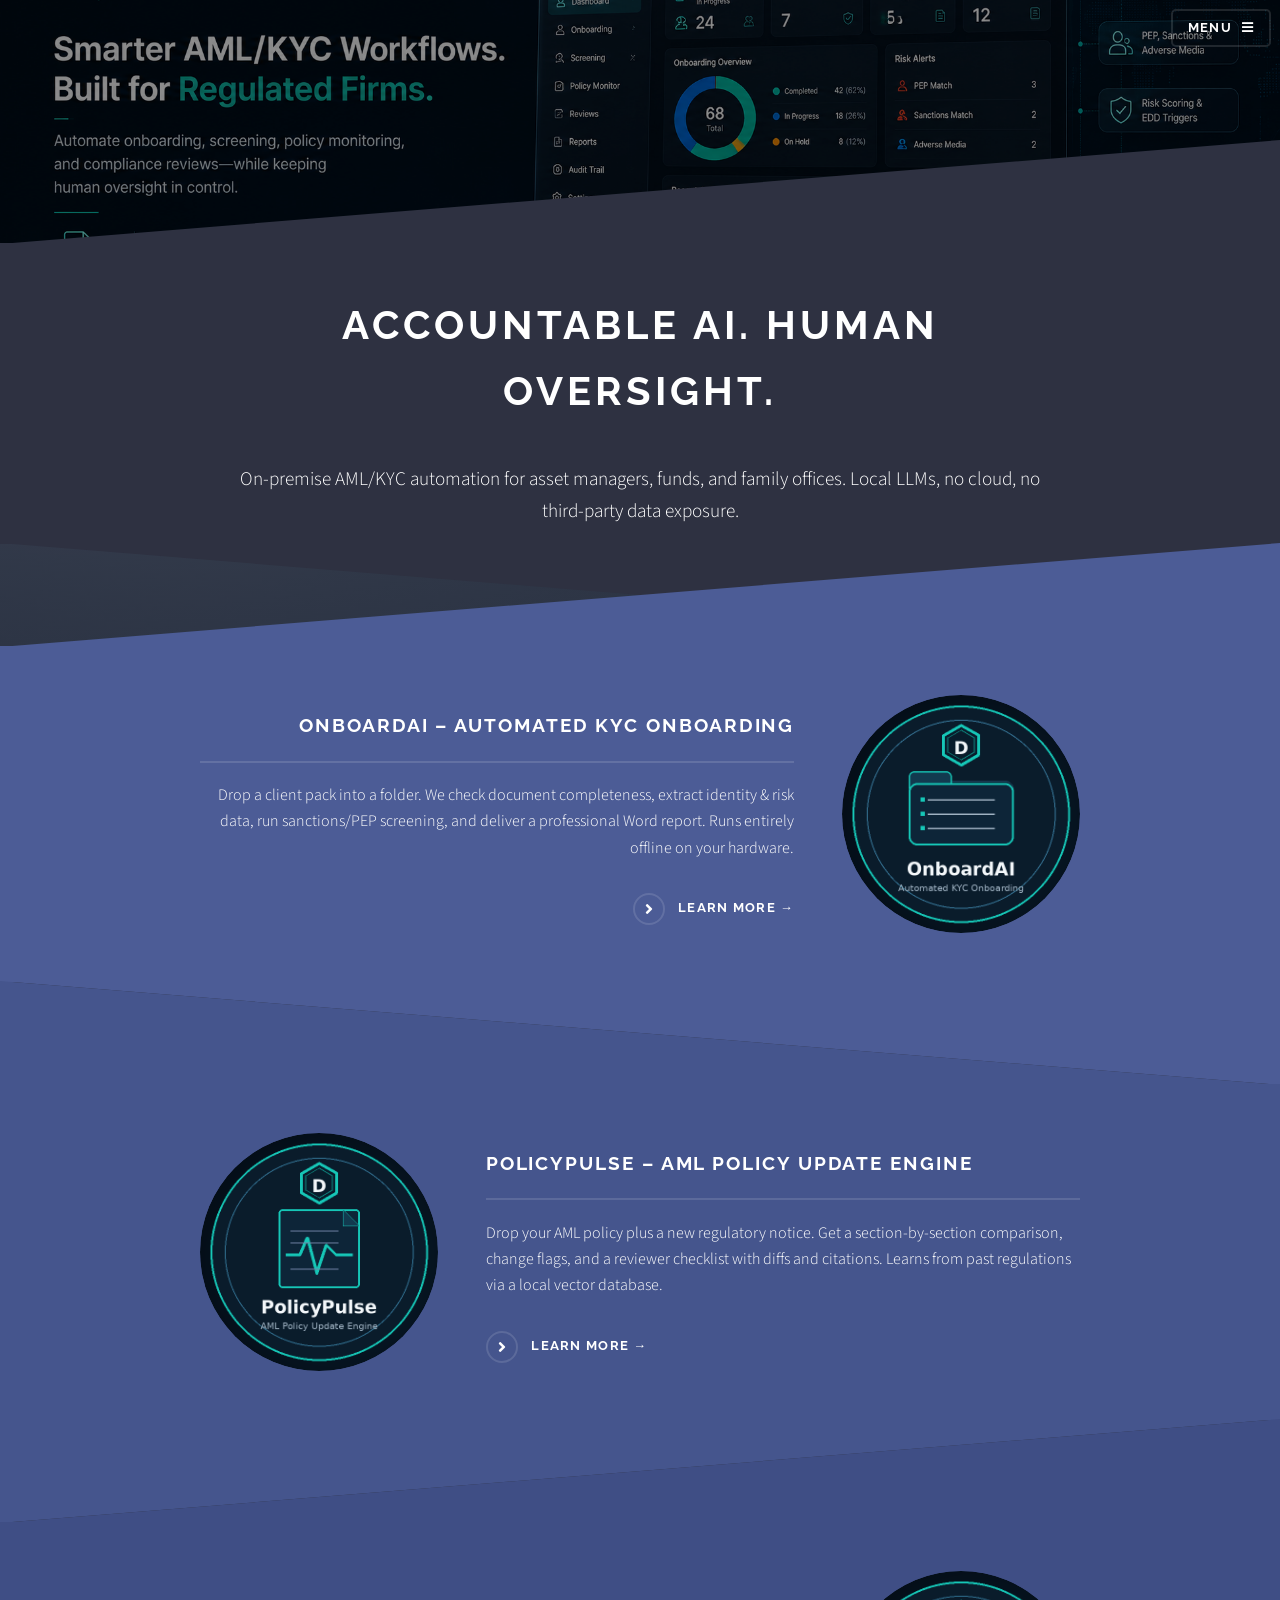
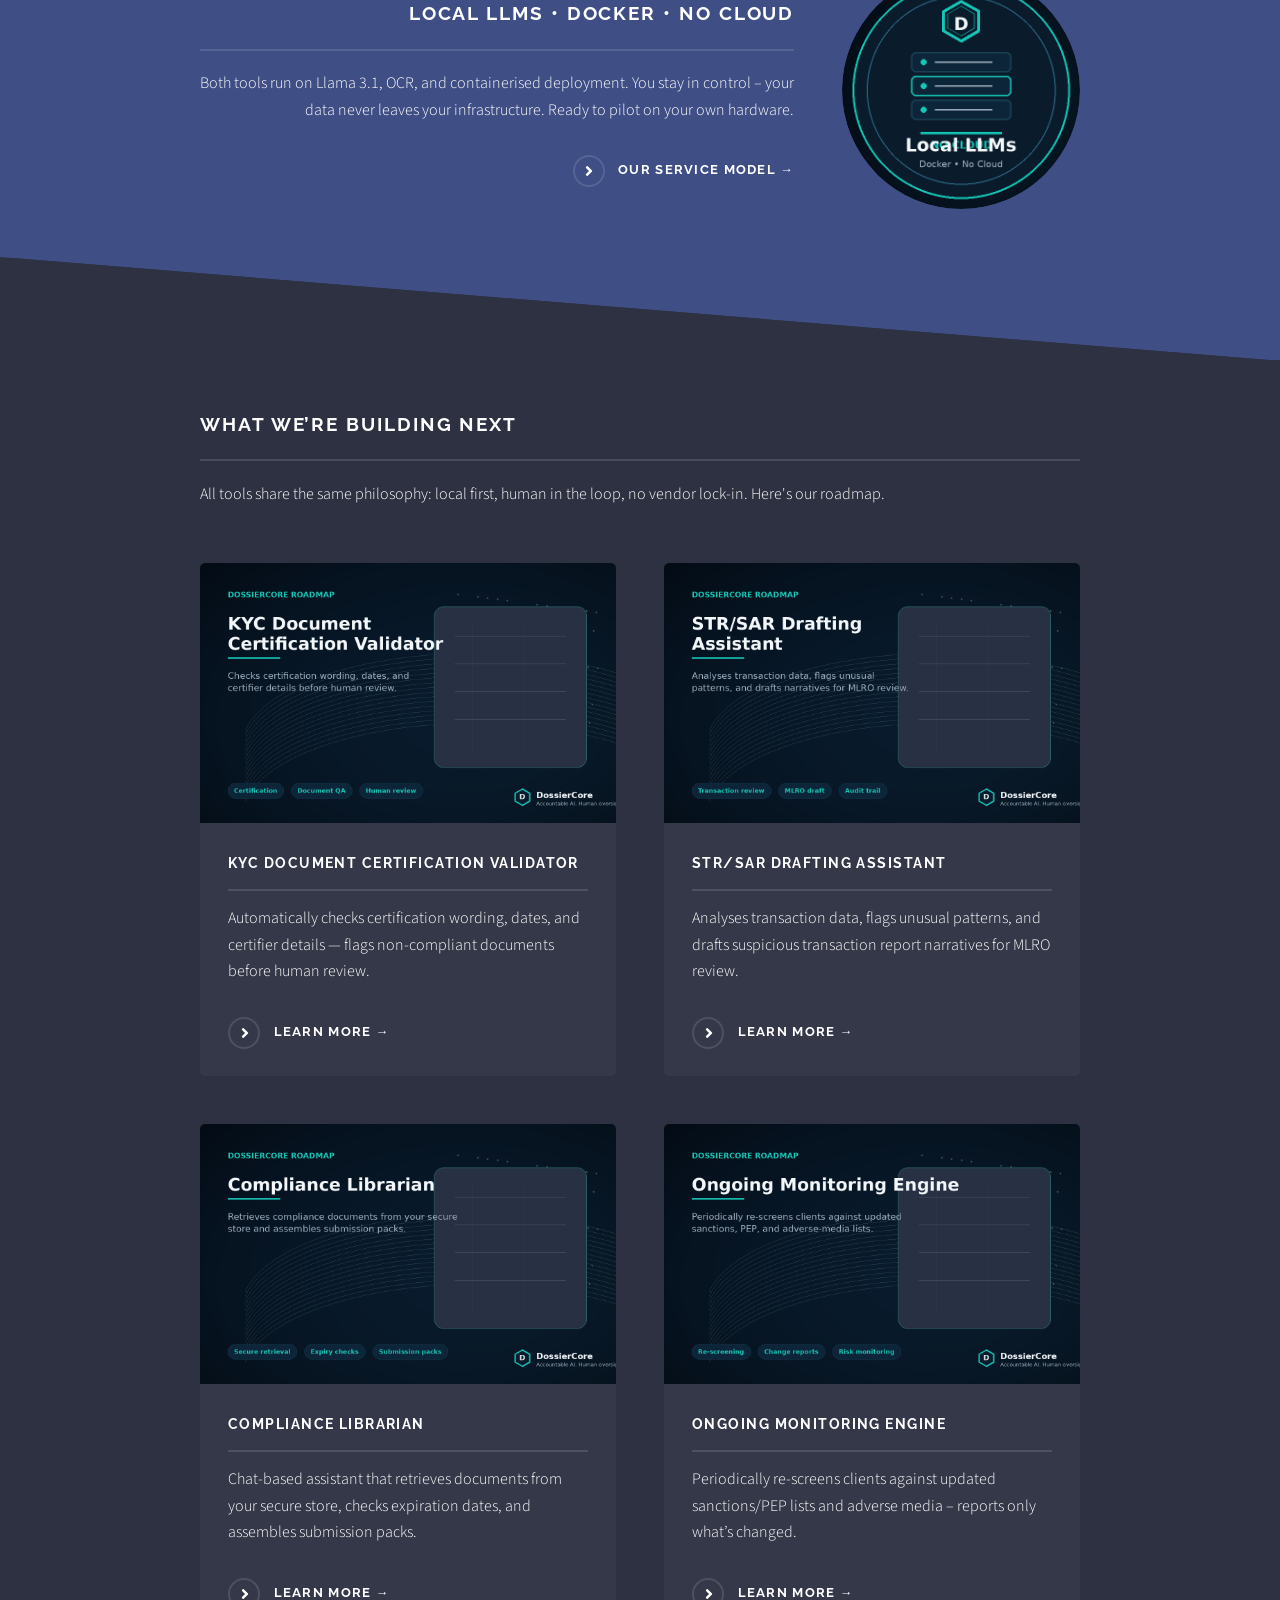
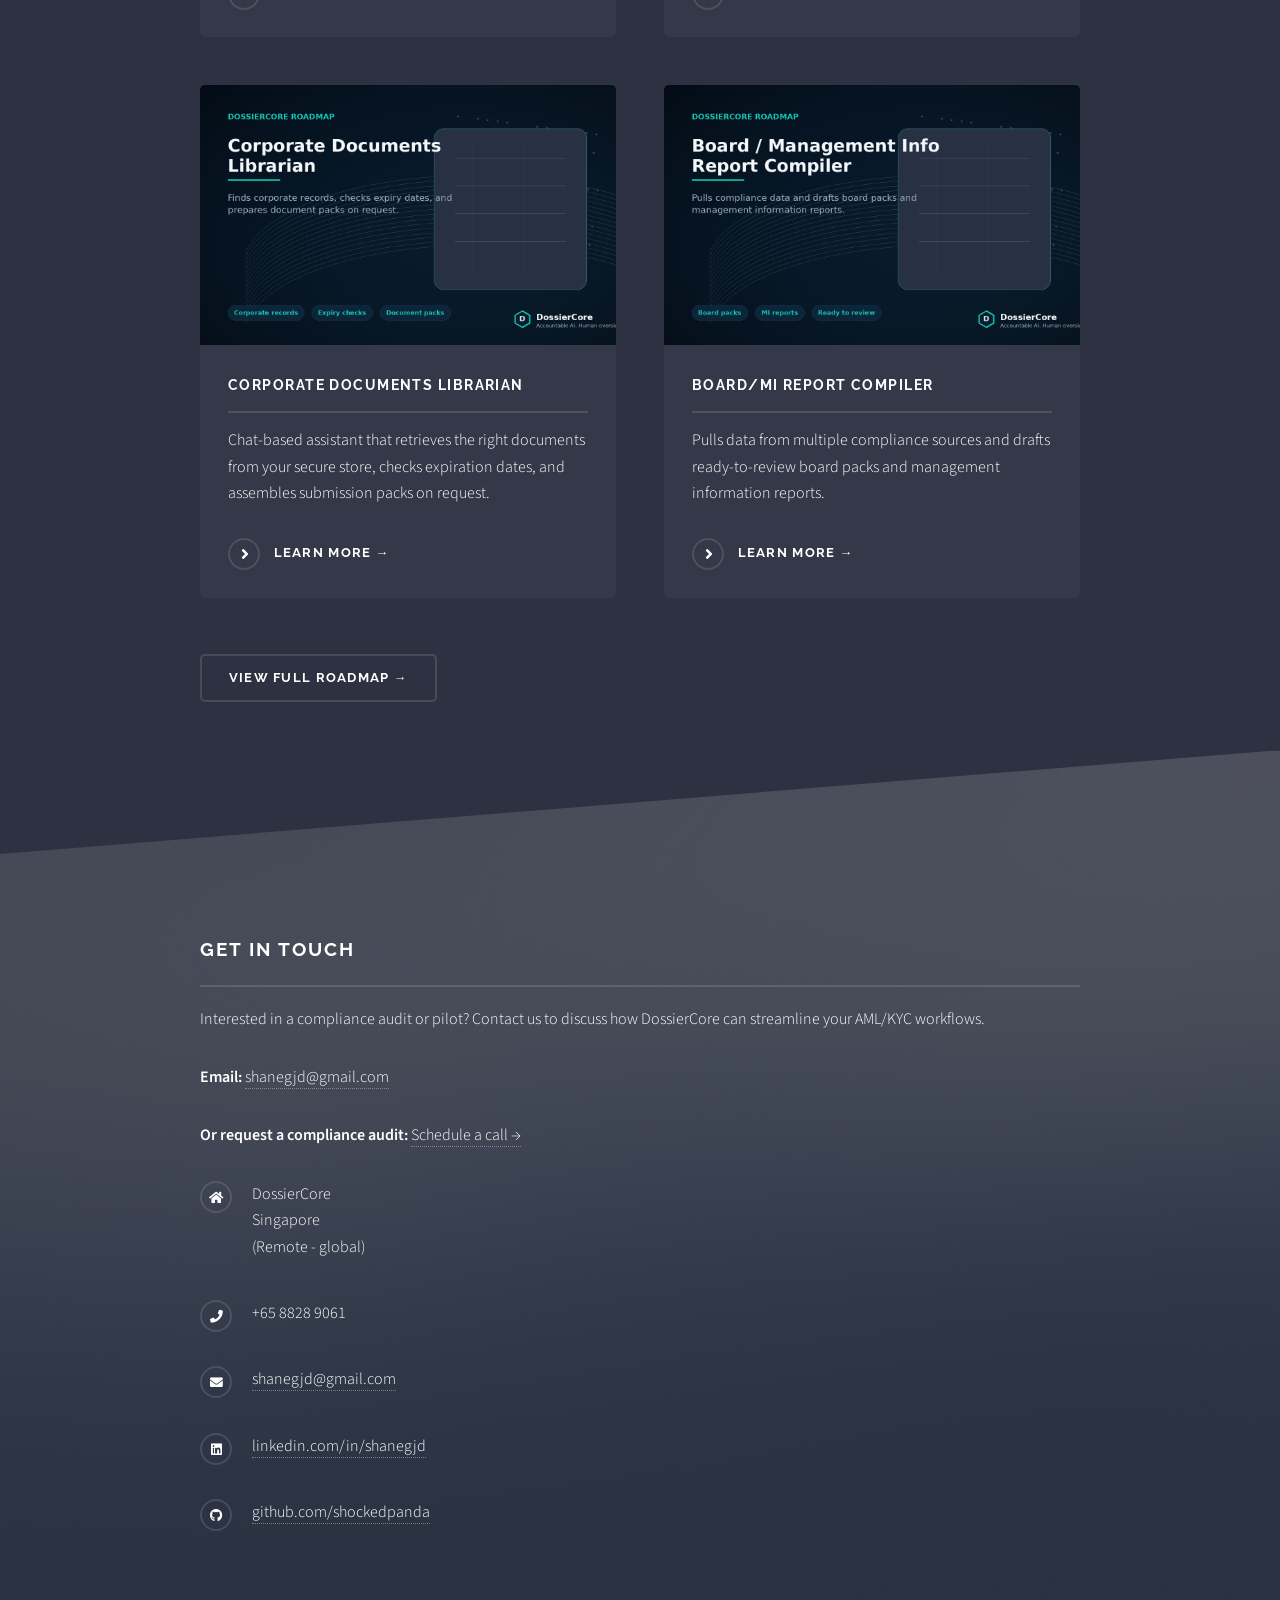
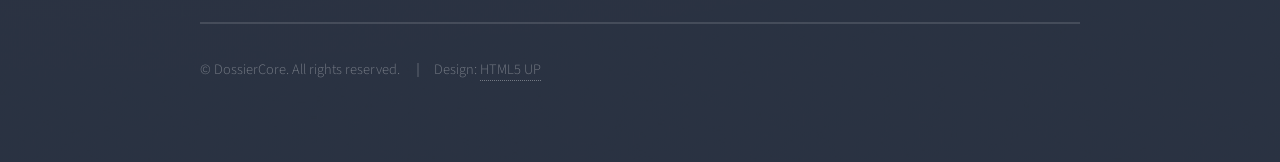
<file: index.html>
<!DOCTYPE HTML>
<html>
<head>
    <title>DossierCore – On‑Premise AML/KYC Compliance Automation</title>
    <meta charset="utf-8" />
    <meta name="viewport" content="width=device-width, initial-scale=1, user-scalable=no" />
    <link rel="stylesheet" href="assets/css/main.css" />
    <noscript><link rel="stylesheet" href="assets/css/noscript.css" /></noscript>
</head>
<body class="is-preload">
    <div id="page-wrapper">
        <!-- Header -->
        <header id="header" class="alt">
            <h1><a href="index.html">DossierCore</a></h1>
            <nav><a href="#menu">Menu</a></nav>
        </header>

        <!-- Menu -->
        <nav id="menu">
            <div class="inner">
                <h2>Menu</h2>
                <ul class="links">
                    <li><a href="index.html">Home</a></li>
                    <li><a href="services.html">Services</a></li>
                    <li><a href="roadmap.html">Roadmap</a></li>
                </ul>
                <a href="#" class="close">Close</a>
            </div>
        </nav>

        <!-- Banner (image only, no text) -->
        <section id="banner">
            <!-- No inner text – just background image -->
        </section>

        <!-- Title & subtitle section (new) -->
        <section id="intro-text" class="wrapper style1">
            <div class="inner" style="text-align: center; padding: 3em 0 1em 0;">
                <h2 style="font-size: 2.5em;">Accountable AI. Human oversight.</h2>
                <p style="font-size: 1.2em; max-width: 800px; margin: 0 auto;">On‑premise AML/KYC automation for asset managers, funds, and family offices. Local LLMs, no cloud, no third‑party data exposure.</p>
            </div>
        </section>

        <!-- Spotlight sections (unchanged) -->
        <section id="wrapper">
            <!-- One -->
            <section id="one" class="wrapper spotlight style1">
                <div class="inner">
                    <a href="#" class="image"><img src="images/pic01.jpg" alt="" /></a>
                    <div class="content">
                        <h2 class="major">OnboardAI – Automated KYC Onboarding</h2>
                        <p>Drop a client pack into a folder. We check document completeness, extract identity & risk data, run sanctions/PEP screening, and deliver a professional Word report. Runs entirely offline on your hardware.</p>
                        <a href="services.html#onboardai" class="special">Learn more →</a>
                    </div>
                </div>
            </section>

            <!-- Two -->
            <section id="two" class="wrapper alt spotlight style2">
                <div class="inner">
                    <a href="#" class="image"><img src="images/pic02.jpg" alt="" /></a>
                    <div class="content">
                        <h2 class="major">PolicyPulse – AML Policy Update Engine</h2>
                        <p>Drop your AML policy plus a new regulatory notice. Get a section‑by‑section comparison, change flags, and a reviewer checklist with diffs and citations. Learns from past regulations via a local vector database.</p>
                        <a href="services.html#policypulse" class="special">Learn more →</a>
                    </div>
                </div>
            </section>

            <!-- Three -->
            <section id="three" class="wrapper spotlight style3">
                <div class="inner">
                    <a href="#" class="image"><img src="images/pic03.jpg" alt="" /></a>
                    <div class="content">
                        <h2 class="major">Local LLMs • Docker • No Cloud</h2>
                        <p>Both tools run on Llama 3.1, OCR, and containerised deployment. You stay in control – your data never leaves your infrastructure. Ready to pilot on your own hardware.</p>
                        <a href="services.html#local-llms" class="special">Our service model →</a>
                    </div>
                </div>
            </section>

            <!-- Four (roadmap preview) -->
            <section id="four" class="wrapper alt style1">
                <div class="inner">
                    <h2 class="major">What we’re building next</h2>
                    <p>All tools share the same philosophy: local first, human in the loop, no vendor lock‑in. Here's our roadmap.</p>
                    <section class="features">
                        <article>
                            <a href="#" class="image"><img src="images/pic04.jpg" alt="KYC validator" /></a>
                            <h3 class="major">KYC Document Certification Validator</h3>
                            <p>Automatically checks certification wording, dates, and certifier details — flags non‑compliant documents before human review.</p>
                            <a href="services.html#kyc-validator" class="special">Learn more →</a>
                        </article>
                        <article>
                            <a href="#" class="image"><img src="images/pic05.jpg" alt="STR assistant" /></a>
                            <h3 class="major">STR/SAR Drafting Assistant</h3>
                            <p>Analyses transaction data, flags unusual patterns, and drafts suspicious transaction report narratives for MLRO review.</p>
                            <a href="services.html#str-assistant" class="special">Learn more →</a>
                        </article>
                        <article>
                            <a href="#" class="image"><img src="images/pic06.jpg" alt="Compliance Librarian" /></a>
                            <h3 class="major">Compliance Librarian</h3>
                            <p>Chat‑based assistant that retrieves documents from your secure store, checks expiration dates, and assembles submission packs.</p>
                            <a href="services.html#compliance-librarian" class="special">Learn more →</a>
                        </article>
                        <article>
                            <a href="#" class="image"><img src="images/pic07.jpg" alt="Ongoing Monitoring" /></a>
                            <h3 class="major">Ongoing Monitoring Engine</h3>
                            <p>Periodically re‑screens clients against updated sanctions/PEP lists and adverse media – reports only what’s changed.</p>
                            <a href="services.html#ongoing-monitoring" class="special">Learn more →</a>
                        </article>
                        <article>
                            <a href="#" class="image"><img src="images/pic08.jpg" alt="Corporate Documents Librarian" /></a>
                            <h3 class="major">Corporate Documents Librarian</h3>
                            <p>Chat‑based assistant that retrieves the right documents from your secure store, checks expiration dates, and assembles submission packs on request.</p>
                            <a href="services.html#corporate-librarian" class="special">Learn more →</a>
                        </article>
                        <article>
                            <a href="#" class="image"><img src="images/pic09.jpg" alt="Board/MI Report Compiler" /></a>
                            <h3 class="major">Board/MI Report Compiler</h3>
                            <p>Pulls data from multiple compliance sources and drafts ready‑to‑review board packs and management information reports.</p>
                            <a href="services.html#board-reports" class="special">Learn more →</a>
                        </article>
                    </section>
                    <ul class="actions">
                        <li><a href="roadmap.html" class="button">View full roadmap →</a></li>
                    </ul>
                </div>
            </section>
        </section>

        <!-- Footer -->
        <section id="footer">
            <div class="inner">
                <h2 class="major">Get in touch</h2>
                <p>Interested in a compliance audit or pilot? Contact us to discuss how DossierCore can streamline your AML/KYC workflows.</p>
                <p><strong>Email:</strong> <a href="mailto:shanegjd@gmail.com">shanegjd@gmail.com</a></p>
                <p><strong>Or request a compliance audit:</strong> <a href="#">Schedule a call →</a></p>
                <ul class="contact">
                    <li class="icon solid fa-home">DossierCore<br />Singapore<br />(Remote - global)</li>
                    <li class="icon solid fa-phone">+65 8828 9061</li>
                    <li class="icon solid fa-envelope"><a href="mailto:shanegjd@gmail.com">shanegjd@gmail.com</a></li>
                    <li class="icon brands fa-linkedin"><a href="https://linkedin.com/in/shanegjd">linkedin.com/in/shanegjd</a></li>
                    <li class="icon brands fa-github"><a href="https://github.com/shockedpanda">github.com/shockedpanda</a></li>
                </ul>
                <ul class="copyright">
                    <li>&copy; DossierCore. All rights reserved.</li>
                    <li>Design: <a href="http://html5up.net">HTML5 UP</a></li>
                </ul>
            </div>
        </section>
    </div>

    <script src="assets/js/jquery.min.js"></script>
    <script src="assets/js/jquery.scrollex.min.js"></script>
    <script src="assets/js/browser.min.js"></script>
    <script src="assets/js/breakpoints.min.js"></script>
    <script src="assets/js/util.js"></script>
    <script src="assets/js/main.js"></script>
</body>
</html>
</file>
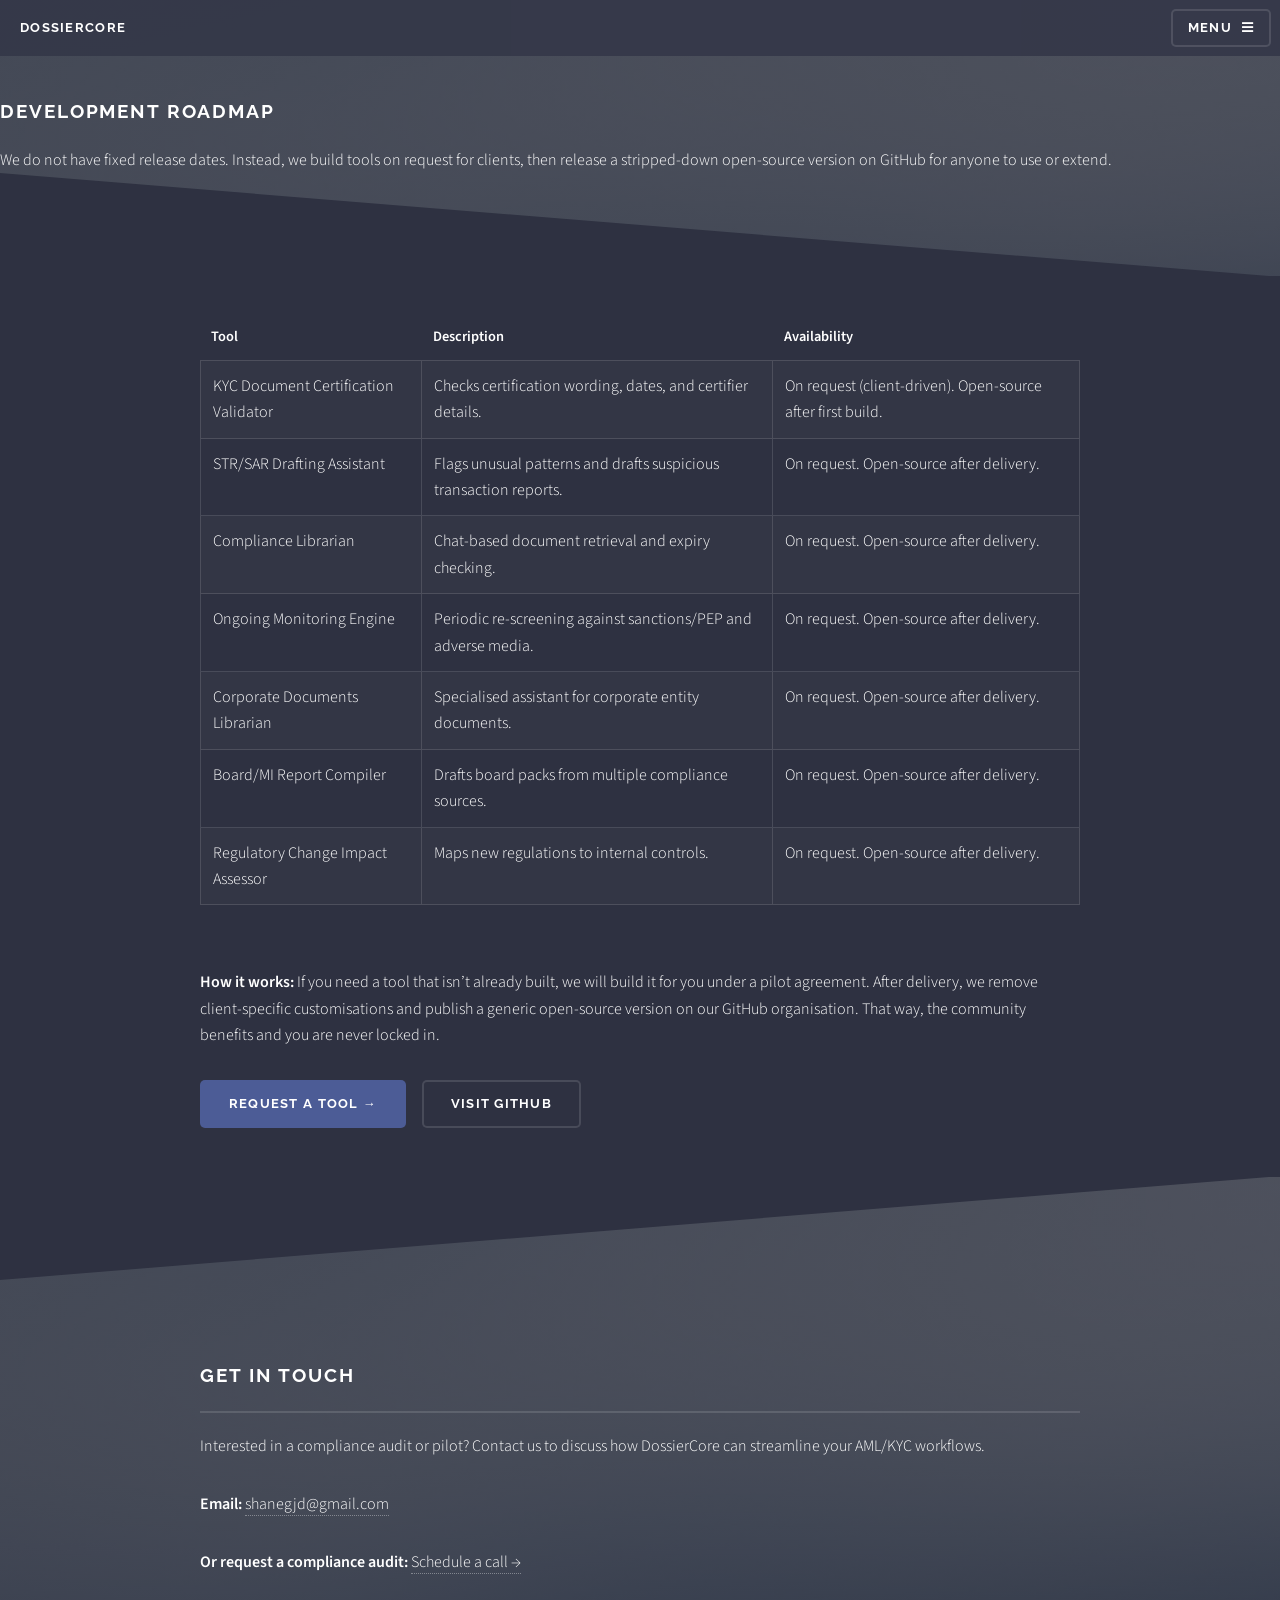
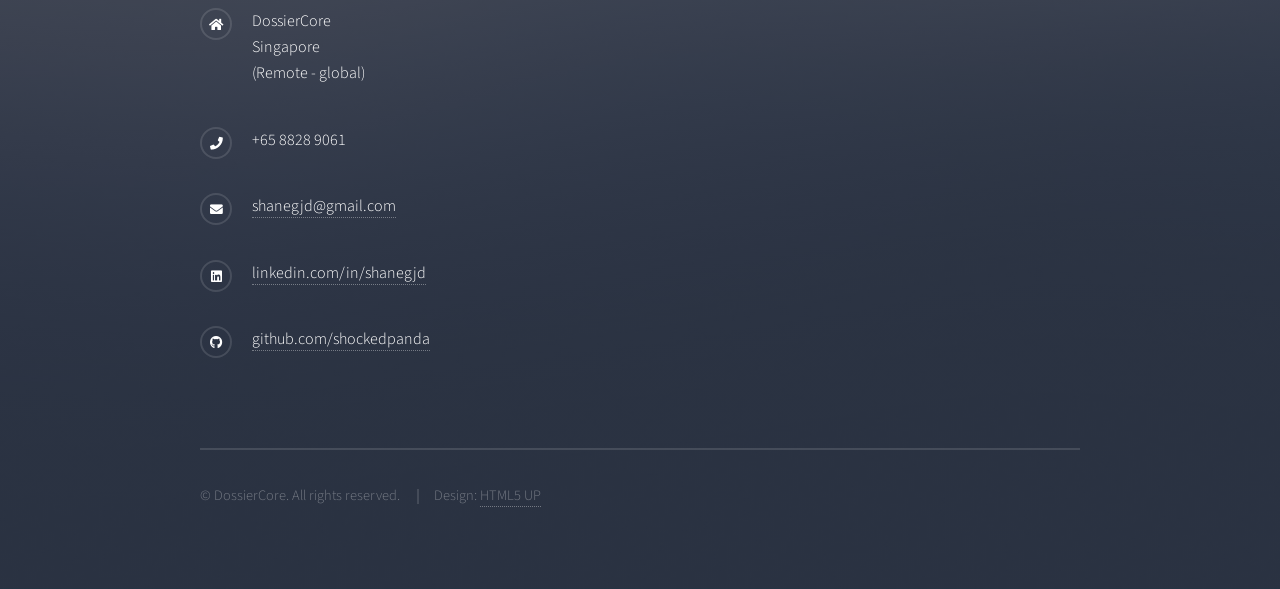
<file: roadmap.html>
<!DOCTYPE HTML>
<html>
<head>
    <title>Roadmap – DossierCore</title>
    <meta charset="utf-8" />
    <meta name="viewport" content="width=device-width, initial-scale=1, user-scalable=no" />
    <link rel="stylesheet" href="assets/css/main.css" />
    <noscript><link rel="stylesheet" href="assets/css/noscript.css" /></noscript>
</head>
<body class="is-preload">
    <div id="page-wrapper">
        <header id="header">
            <h1><a href="index.html">DossierCore</a></h1>
            <nav><a href="#menu">Menu</a></nav>
        </header>

        <nav id="menu">
            <div class="inner">
                <h2>Menu</h2>
                <ul class="links">
                    <li><a href="index.html">Home</a></li>
                    <li><a href="services.html">Services</a></li>
                    <li><a href="roadmap.html">Roadmap</a></li>
                </ul>
                <a href="#" class="close">Close</a>
            </div>
        </nav>

        <section id="wrapper">
            <div style="height: 6em;"></div>
            <div class="inner">
                <header class="major">
                    <h2>Development roadmap</h2>
                    <p>We do not have fixed release dates. Instead, we build tools on request for clients, then release a stripped‑down open‑source version on GitHub for anyone to use or extend.</p>
                </header>

                <div class="wrapper alt style1">
                    <div class="inner">
                        <div class="table-wrapper">
                            <table class="alt">
                                <thead>
                                    <tr><th>Tool</th><th>Description</th><th>Availability</th></tr>
                                </thead>
                                <tbody>
                                    <tr><td>KYC Document Certification Validator</td><td>Checks certification wording, dates, and certifier details.</td><td>On request (client‑driven). Open‑source after first build.</td></tr>
                                    <tr><td>STR/SAR Drafting Assistant</td><td>Flags unusual patterns and drafts suspicious transaction reports.</td><td>On request. Open‑source after delivery.</td></tr>
                                    <tr><td>Compliance Librarian</td><td>Chat‑based document retrieval and expiry checking.</td><td>On request. Open‑source after delivery.</td></tr>
                                    <tr><td>Ongoing Monitoring Engine</td><td>Periodic re‑screening against sanctions/PEP and adverse media.</td><td>On request. Open‑source after delivery.</td></tr>
                                    <tr><td>Corporate Documents Librarian</td><td>Specialised assistant for corporate entity documents.</td><td>On request. Open‑source after delivery.</td></tr>
                                    <tr><td>Board/MI Report Compiler</td><td>Drafts board packs from multiple compliance sources.</td><td>On request. Open‑source after delivery.</td></tr>
                                    <tr><td>Regulatory Change Impact Assessor</td><td>Maps new regulations to internal controls.</td><td>On request. Open‑source after delivery.</td></tr>
                                </tbody>
                            </table>
                        </div>
                        <p style="margin-top: 2em;"><strong>How it works:</strong> If you need a tool that isn’t already built, we will build it for you under a pilot agreement. After delivery, we remove client‑specific customisations and publish a generic open‑source version on our GitHub organisation. That way, the community benefits and you are never locked in.</p>
                        <ul class="actions">
                            <li><a href="mailto:shanegjd@gmail.com" class="button primary">Request a tool →</a></li>
                            <li><a href="https://github.com/shockedpanda" class="button">Visit GitHub</a></li>
                        </ul>
                    </div>
                </div>
            </div>
        </section>

        <!-- Footer (same) -->
        <section id="footer">
            <div class="inner">
                <h2 class="major">Get in touch</h2>
                <p>Interested in a compliance audit or pilot? Contact us to discuss how DossierCore can streamline your AML/KYC workflows.</p>
                <p><strong>Email:</strong> <a href="mailto:shanegjd@gmail.com">shanegjd@gmail.com</a></p>
                <p><strong>Or request a compliance audit:</strong> <a href="#">Schedule a call →</a></p>
                <ul class="contact">
                    <li class="icon solid fa-home">DossierCore<br />Singapore<br />(Remote - global)</li>
                    <li class="icon solid fa-phone">+65 8828 9061</li>
                    <li class="icon solid fa-envelope"><a href="mailto:shanegjd@gmail.com">shanegjd@gmail.com</a></li>
                    <li class="icon brands fa-linkedin"><a href="https://linkedin.com/in/shanegjd">linkedin.com/in/shanegjd</a></li>
                    <li class="icon brands fa-github"><a href="https://github.com/shockedpanda">github.com/shockedpanda</a></li>
                </ul>
                <ul class="copyright">
                    <li>&copy; DossierCore. All rights reserved.</li>
                    <li>Design: <a href="http://html5up.net">HTML5 UP</a></li>
                </ul>
            </div>
        </section>
    </div>

    <script src="assets/js/jquery.min.js"></script>
    <script src="assets/js/jquery.scrollex.min.js"></script>
    <script src="assets/js/browser.min.js"></script>
    <script src="assets/js/breakpoints.min.js"></script>
    <script src="assets/js/util.js"></script>
    <script src="assets/js/main.js"></script>
</body>
</html>
</file>
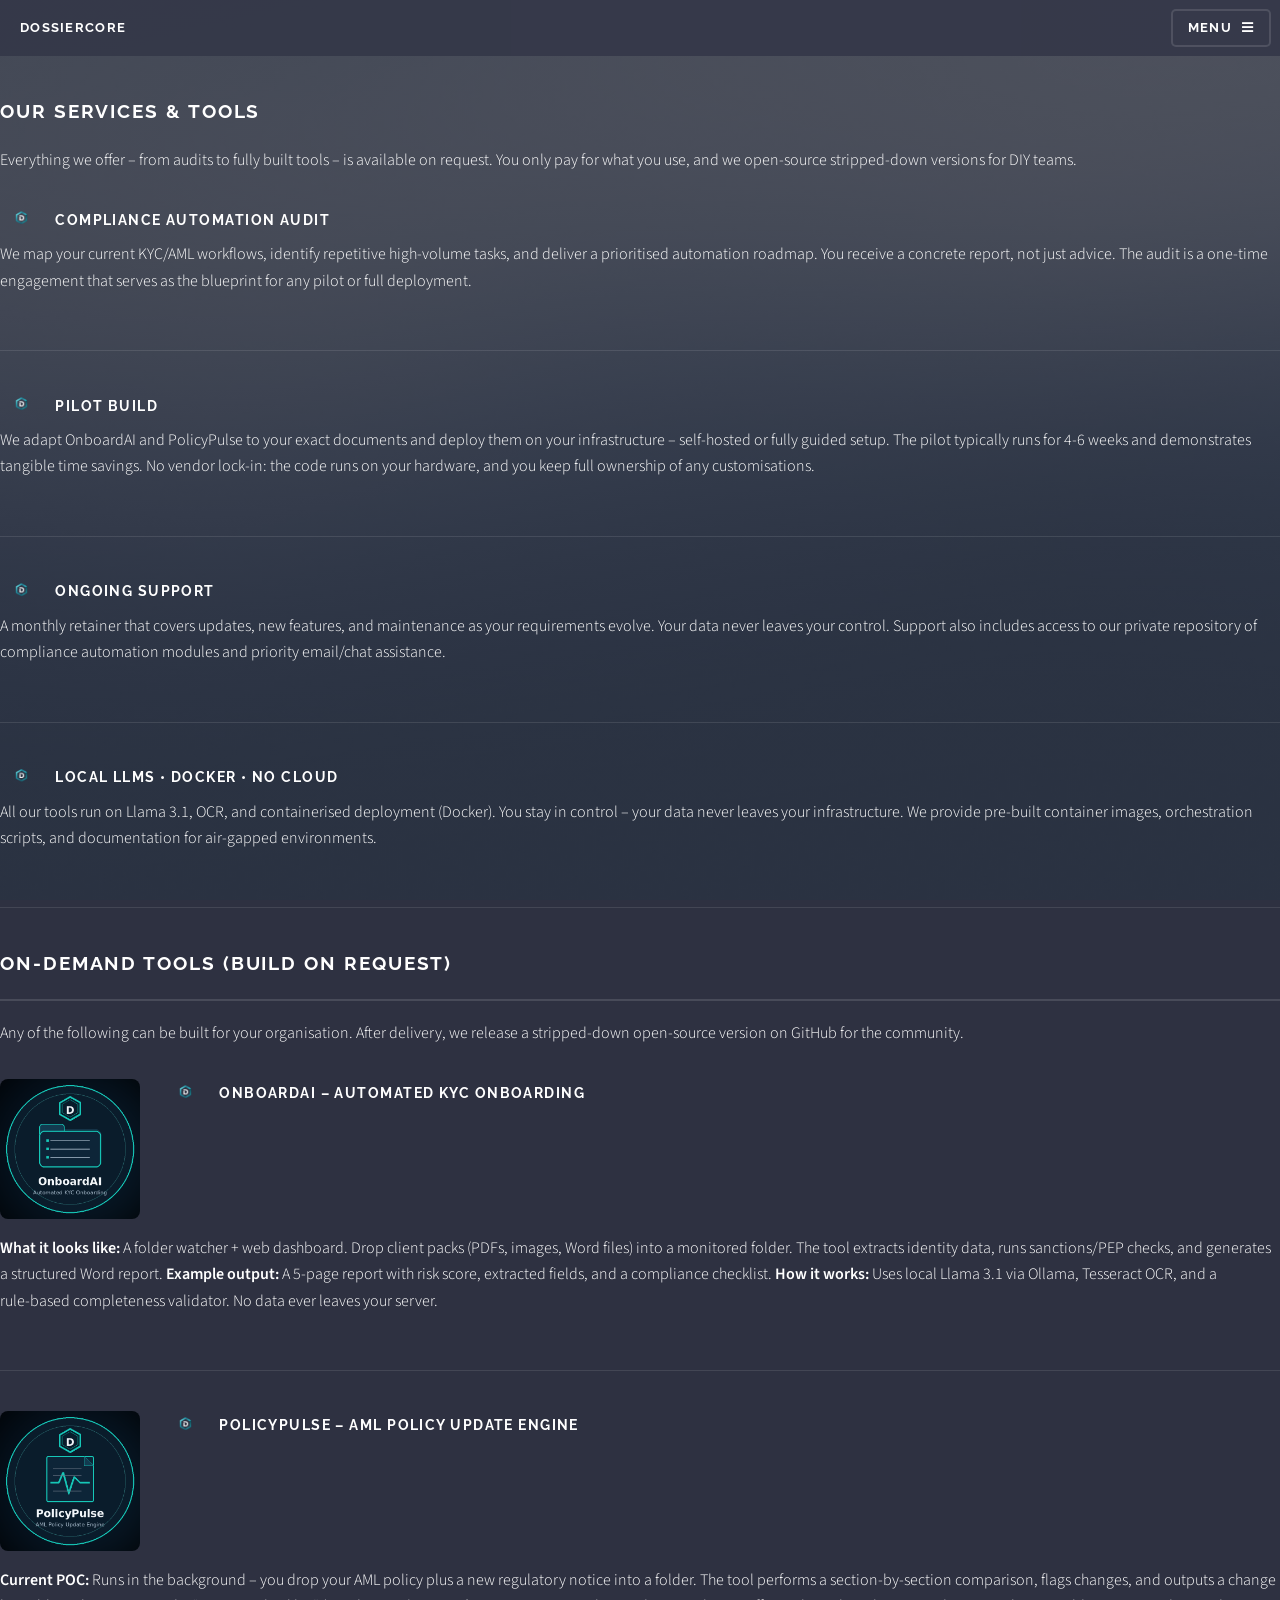
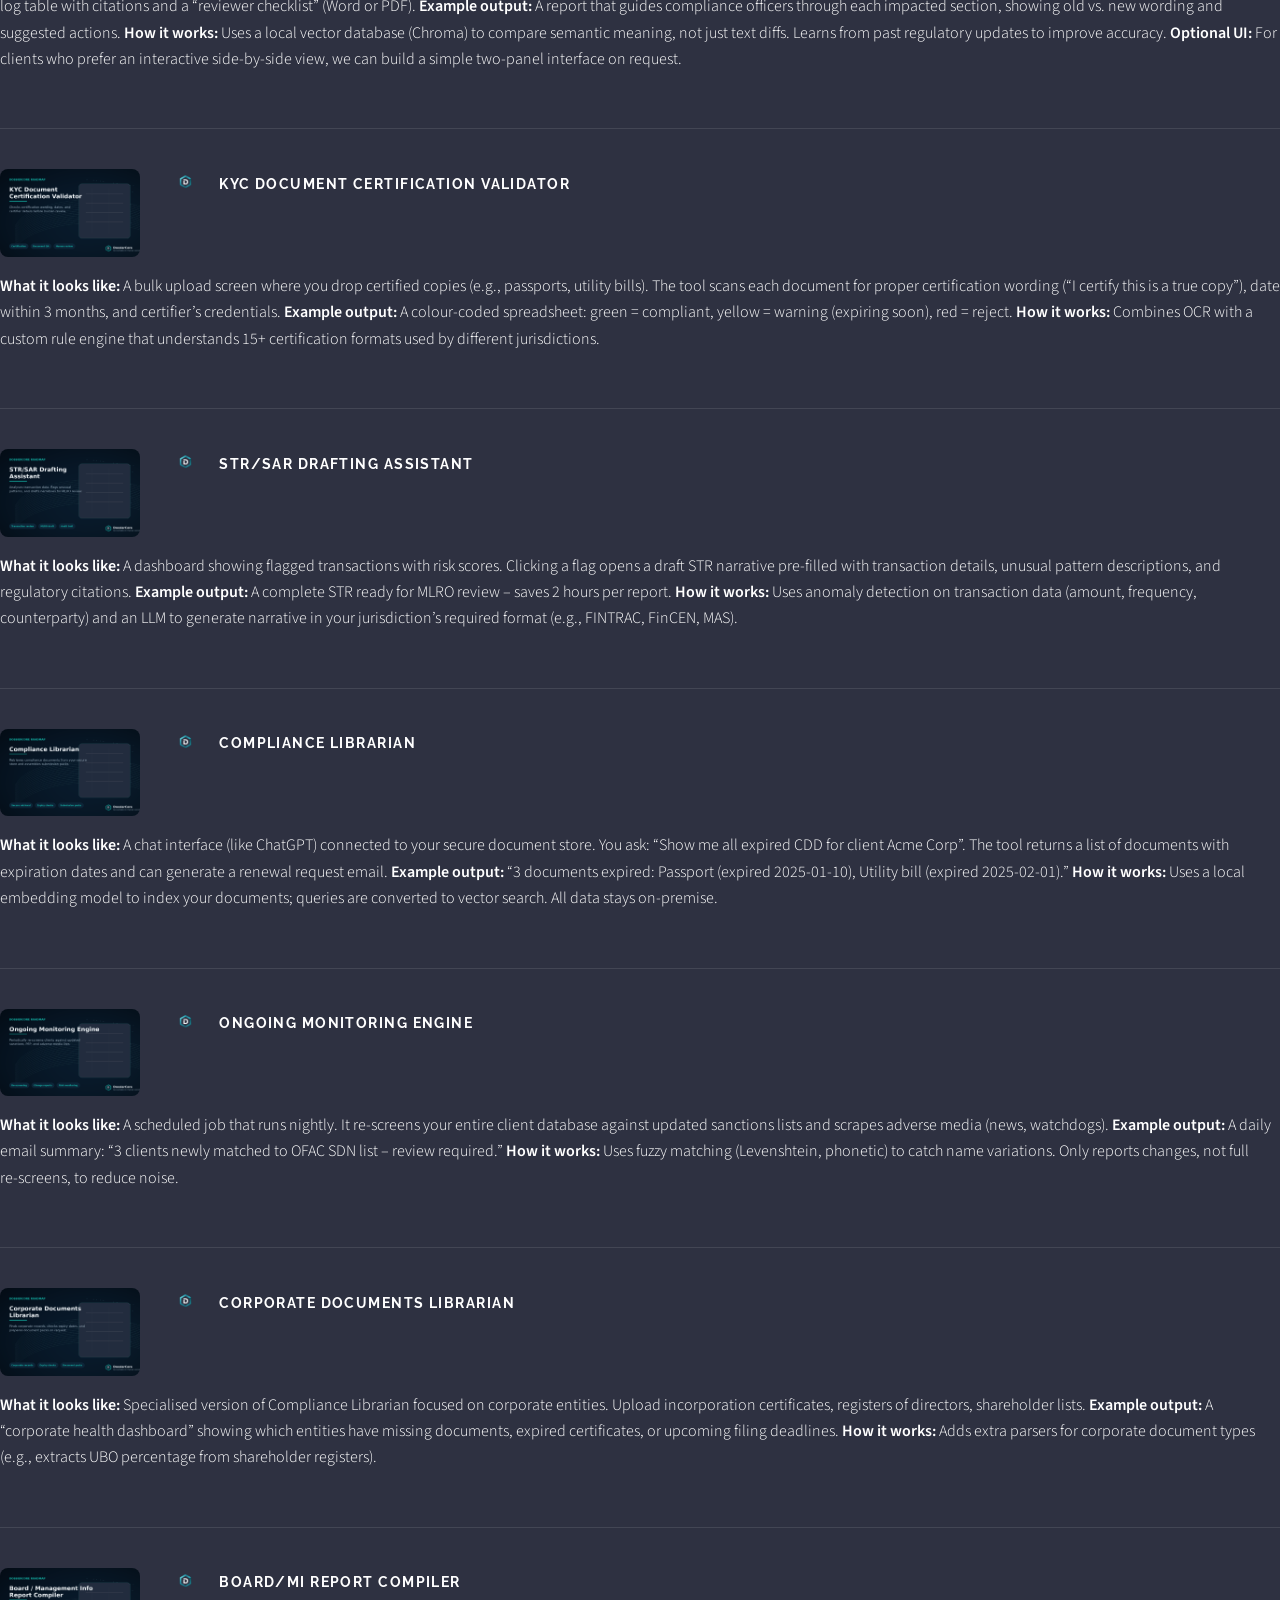
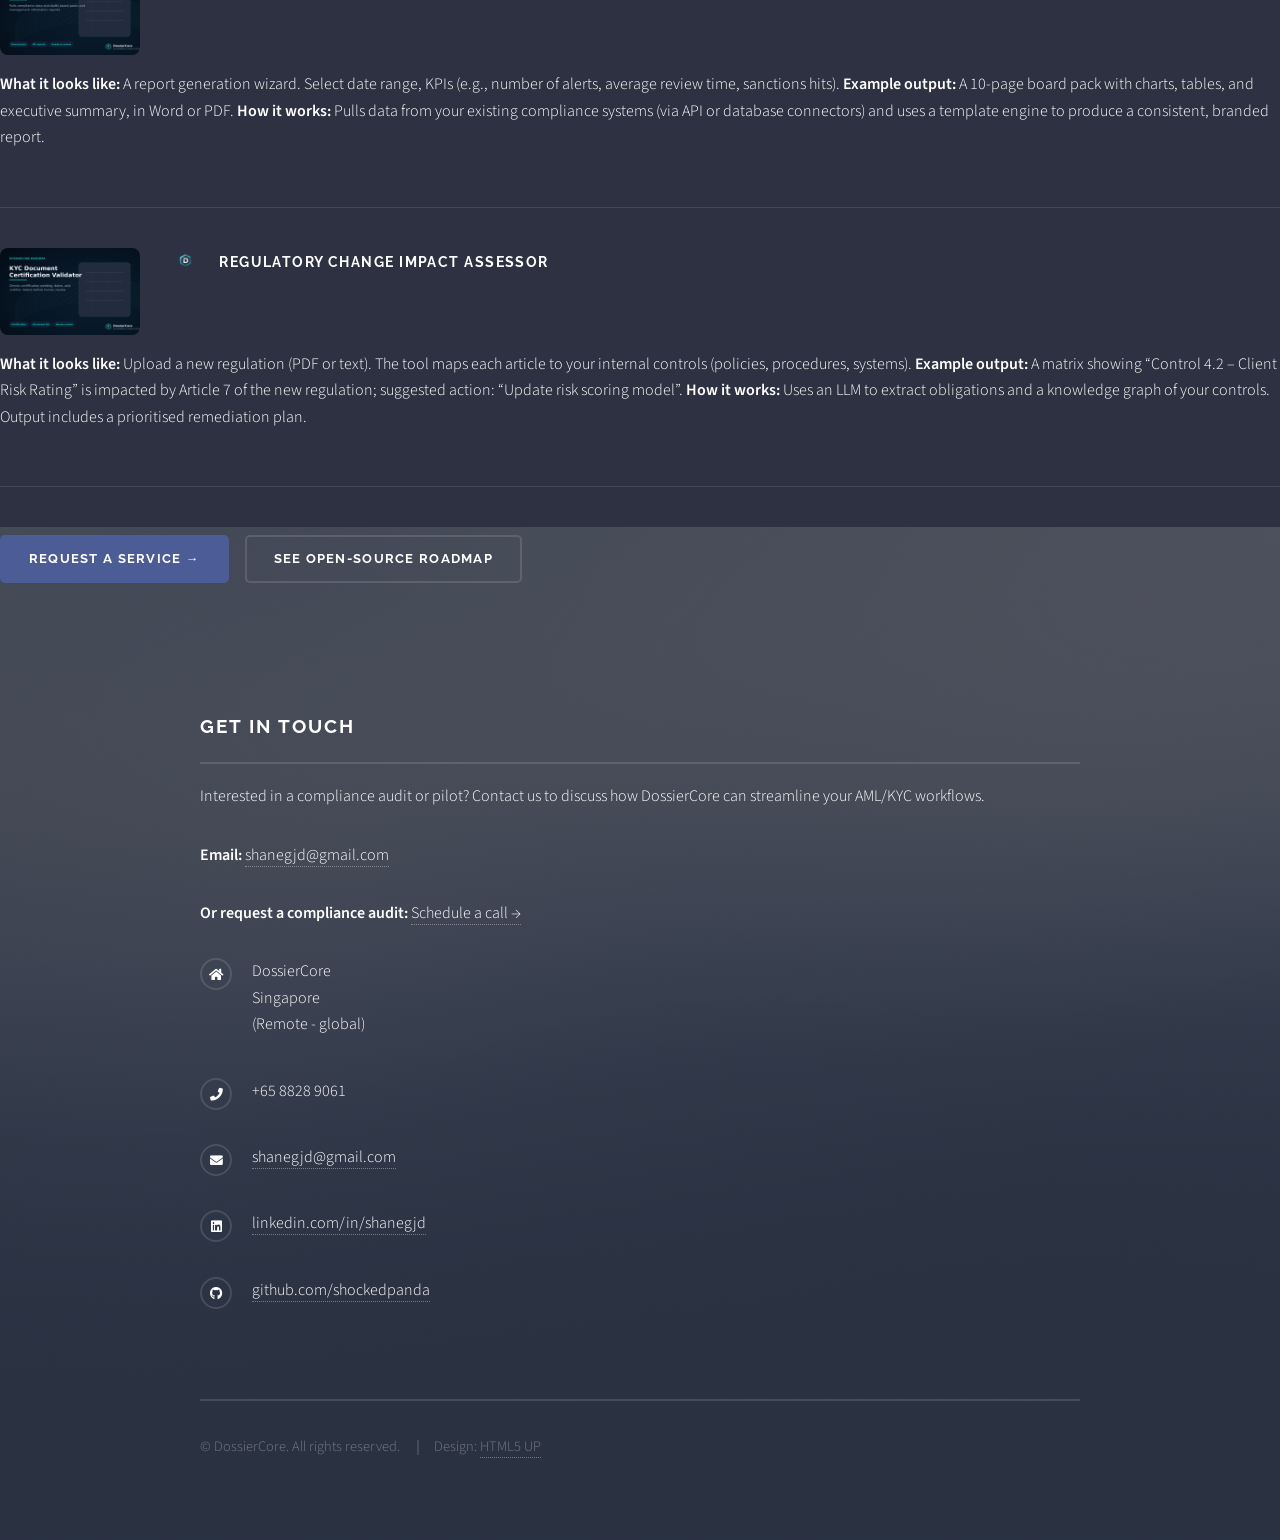
<file: services.html>
<!DOCTYPE HTML>
<html>
<head>
    <title>Services – DossierCore</title>
    <meta charset="utf-8" />
    <meta name="viewport" content="width=device-width, initial-scale=1, user-scalable=no" />
    <link rel="stylesheet" href="assets/css/main.css" />
    <noscript><link rel="stylesheet" href="assets/css/noscript.css" /></noscript>
    <style>
        /* Simple style for service sections */
        .service-section {
            margin-bottom: 2.5em;
            border-bottom: 1px solid rgba(255,255,255,0.1);
            padding-bottom: 1.5em;
            overflow: auto; /* clearfix */
        }
        .service-section h3 {
            margin-top: 0;
            margin-bottom: 0.5em;
            display: flex;
            align-items: center;
            gap: 0.75rem;
        }
        .service-section h3 img.logo-icon {
            height: 1.8rem;
            width: auto;
            vertical-align: middle;
        }
        .service-img {
            float: left;
            width: 140px;
            margin: 0 1.5em 1em 0;
            border-radius: 8px;
        }
        .service-section .desc {
            clear: both;
        }
        @media (max-width: 736px) {
            .service-img {
                width: 100px;
                margin-right: 1em;
            }
            .service-section h3 img.logo-icon {
                height: 1.4rem;
            }
        }
    </style>
</head>
<body class="is-preload">
    <div id="page-wrapper">
        <header id="header">
            <h1><a href="index.html">DossierCore</a></h1>
            <nav><a href="#menu">Menu</a></nav>
        </header>

        <nav id="menu">
            <div class="inner">
                <h2>Menu</h2>
                <ul class="links">
                    <li><a href="index.html">Home</a></li>
                    <li><a href="services.html">Services</a></li>
                    <li><a href="roadmap.html">Roadmap</a></li>
                </ul>
                <a href="#" class="close">Close</a>
            </div>
        </nav>

        <section id="wrapper">
            <div style="height: 6em;"></div>
            <div class="inner">
                <header class="major">
                    <h2>Our services & tools</h2>
                    <p>Everything we offer – from audits to fully built tools – is available on request. You only pay for what you use, and we open‑source stripped‑down versions for DIY teams.</p>
                </header>

                <!-- Core services (no side images) -->
                <div id="audit" class="service-section">
                    <h3><img src="images/logo.png" alt="logo" class="logo-icon" /> Compliance Automation Audit</h3>
                    <p>We map your current KYC/AML workflows, identify repetitive high‑volume tasks, and deliver a prioritised automation roadmap. You receive a concrete report, not just advice. The audit is a one‑time engagement that serves as the blueprint for any pilot or full deployment.</p>
                </div>

                <div id="pilot" class="service-section">
                    <h3><img src="images/logo.png" alt="logo" class="logo-icon" /> Pilot Build</h3>
                    <p>We adapt OnboardAI and PolicyPulse to your exact documents and deploy them on your infrastructure – self‑hosted or fully guided setup. The pilot typically runs for 4‑6 weeks and demonstrates tangible time savings. No vendor lock‑in: the code runs on your hardware, and you keep full ownership of any customisations.</p>
                </div>

                <div id="support" class="service-section">
                    <h3><img src="images/logo.png" alt="logo" class="logo-icon" /> Ongoing Support</h3>
                    <p>A monthly retainer that covers updates, new features, and maintenance as your requirements evolve. Your data never leaves your control. Support also includes access to our private repository of compliance automation modules and priority email/chat assistance.</p>
                </div>

                <div id="local-llms" class="service-section">
                    <h3><img src="images/logo.png" alt="logo" class="logo-icon" /> Local LLMs • Docker • No Cloud</h3>
                    <p>All our tools run on Llama 3.1, OCR, and containerised deployment (Docker). You stay in control – your data never leaves your infrastructure. We provide pre‑built container images, orchestration scripts, and documentation for air‑gapped environments.</p>
                </div>

                <h2 class="major" style="margin-top: 2em;">On‑demand tools (build on request)</h2>
                <p>Any of the following can be built for your organisation. After delivery, we release a stripped‑down open‑source version on GitHub for the community.</p>

                <!-- OnboardAI -->
                <div id="onboardai" class="service-section">
                    <img src="images/pic01.jpg" alt="OnboardAI" class="service-img" />
                    <h3><img src="images/logo.png" alt="logo" class="logo-icon" /> OnboardAI – Automated KYC Onboarding</h3>
                    <p class="desc"><strong>What it looks like:</strong> A folder watcher + web dashboard. Drop client packs (PDFs, images, Word files) into a monitored folder. The tool extracts identity data, runs sanctions/PEP checks, and generates a structured Word report. <strong>Example output:</strong> A 5‑page report with risk score, extracted fields, and a compliance checklist. <strong>How it works:</strong> Uses local Llama 3.1 via Ollama, Tesseract OCR, and a rule‑based completeness validator. No data ever leaves your server.</p>
                </div>

                <!-- PolicyPulse -->
				<div id="policypulse" class="service-section">
					<img src="images/pic02.jpg" alt="PolicyPulse" class="service-img" />
					<h3><img src="images/logo.png" alt="logo" class="logo-icon" /> PolicyPulse – AML Policy Update Engine</h3>
					<p class="desc"><strong>Current POC:</strong> Runs in the background – you drop your AML policy plus a new regulatory notice into a folder. The tool performs a section‑by‑section comparison, flags changes, and outputs a change log table with citations and a “reviewer checklist” (Word or PDF). <strong>Example output:</strong> A report that guides compliance officers through each impacted section, showing old vs. new wording and suggested actions. <strong>How it works:</strong> Uses a local vector database (Chroma) to compare semantic meaning, not just text diffs. Learns from past regulatory updates to improve accuracy. <strong>Optional UI:</strong> For clients who prefer an interactive side‑by‑side view, we can build a simple two‑panel interface on request.</p>
				</div>

                <!-- KYC Document Certification Validator -->
                <div id="kyc-validator" class="service-section">
                    <img src="images/pic04.jpg" alt="KYC Validator" class="service-img" />
                    <h3><img src="images/logo.png" alt="logo" class="logo-icon" /> KYC Document Certification Validator</h3>
                    <p class="desc"><strong>What it looks like:</strong> A bulk upload screen where you drop certified copies (e.g., passports, utility bills). The tool scans each document for proper certification wording (“I certify this is a true copy”), date within 3 months, and certifier’s credentials. <strong>Example output:</strong> A colour‑coded spreadsheet: green = compliant, yellow = warning (expiring soon), red = reject. <strong>How it works:</strong> Combines OCR with a custom rule engine that understands 15+ certification formats used by different jurisdictions.</p>
                </div>

                <!-- STR/SAR Drafting Assistant -->
                <div id="str-assistant" class="service-section">
                    <img src="images/pic05.jpg" alt="STR Assistant" class="service-img" />
                    <h3><img src="images/logo.png" alt="logo" class="logo-icon" /> STR/SAR Drafting Assistant</h3>
                    <p class="desc"><strong>What it looks like:</strong> A dashboard showing flagged transactions with risk scores. Clicking a flag opens a draft STR narrative pre‑filled with transaction details, unusual pattern descriptions, and regulatory citations. <strong>Example output:</strong> A complete STR ready for MLRO review – saves 2 hours per report. <strong>How it works:</strong> Uses anomaly detection on transaction data (amount, frequency, counterparty) and an LLM to generate narrative in your jurisdiction’s required format (e.g., FINTRAC, FinCEN, MAS).</p>
                </div>

                <!-- Compliance Librarian -->
                <div id="compliance-librarian" class="service-section">
                    <img src="images/pic06.jpg" alt="Compliance Librarian" class="service-img" />
                    <h3><img src="images/logo.png" alt="logo" class="logo-icon" /> Compliance Librarian</h3>
                    <p class="desc"><strong>What it looks like:</strong> A chat interface (like ChatGPT) connected to your secure document store. You ask: “Show me all expired CDD for client Acme Corp”. The tool returns a list of documents with expiration dates and can generate a renewal request email. <strong>Example output:</strong> “3 documents expired: Passport (expired 2025-01-10), Utility bill (expired 2025-02-01).” <strong>How it works:</strong> Uses a local embedding model to index your documents; queries are converted to vector search. All data stays on‑premise.</p>
                </div>

                <!-- Ongoing Monitoring Engine -->
                <div id="ongoing-monitoring" class="service-section">
                    <img src="images/pic07.jpg" alt="Ongoing Monitoring" class="service-img" />
                    <h3><img src="images/logo.png" alt="logo" class="logo-icon" /> Ongoing Monitoring Engine</h3>
                    <p class="desc"><strong>What it looks like:</strong> A scheduled job that runs nightly. It re‑screens your entire client database against updated sanctions lists and scrapes adverse media (news, watchdogs). <strong>Example output:</strong> A daily email summary: “3 clients newly matched to OFAC SDN list – review required.” <strong>How it works:</strong> Uses fuzzy matching (Levenshtein, phonetic) to catch name variations. Only reports changes, not full re‑screens, to reduce noise.</p>
                </div>

                <!-- Corporate Documents Librarian -->
                <div id="corporate-librarian" class="service-section">
                    <img src="images/pic08.jpg" alt="Corporate Librarian" class="service-img" />
                    <h3><img src="images/logo.png" alt="logo" class="logo-icon" /> Corporate Documents Librarian</h3>
                    <p class="desc"><strong>What it looks like:</strong> Specialised version of Compliance Librarian focused on corporate entities. Upload incorporation certificates, registers of directors, shareholder lists. <strong>Example output:</strong> A “corporate health dashboard” showing which entities have missing documents, expired certificates, or upcoming filing deadlines. <strong>How it works:</strong> Adds extra parsers for corporate document types (e.g., extracts UBO percentage from shareholder registers).</p>
                </div>

                <!-- Board/MI Report Compiler -->
                <div id="board-reports" class="service-section">
                    <img src="images/pic09.jpg" alt="Board Reports" class="service-img" />
                    <h3><img src="images/logo.png" alt="logo" class="logo-icon" /> Board/MI Report Compiler</h3>
                    <p class="desc"><strong>What it looks like:</strong> A report generation wizard. Select date range, KPIs (e.g., number of alerts, average review time, sanctions hits). <strong>Example output:</strong> A 10‑page board pack with charts, tables, and executive summary, in Word or PDF. <strong>How it works:</strong> Pulls data from your existing compliance systems (via API or database connectors) and uses a template engine to produce a consistent, branded report.</p>
                </div>

                <!-- Regulatory Change Impact Assessor -->
                <div id="regulatory-impact" class="service-section">
                    <img src="images/pic04.jpg" alt="Regulatory Impact" class="service-img" />
                    <h3><img src="images/logo.png" alt="logo" class="logo-icon" /> Regulatory Change Impact Assessor</h3>
                    <p class="desc"><strong>What it looks like:</strong> Upload a new regulation (PDF or text). The tool maps each article to your internal controls (policies, procedures, systems). <strong>Example output:</strong> A matrix showing “Control 4.2 – Client Risk Rating” is impacted by Article 7 of the new regulation; suggested action: “Update risk scoring model”. <strong>How it works:</strong> Uses an LLM to extract obligations and a knowledge graph of your controls. Output includes a prioritised remediation plan.</p>
                </div>

                <div style="text-align: center; margin: 3em 0;">
                    <ul class="actions">
                        <li><a href="mailto:shanegjd@gmail.com" class="button primary">Request a service →</a></li>
                        <li><a href="roadmap.html" class="button">See open‑source roadmap</a></li>
                    </ul>
                </div>
            </div>
        </section>

        <!-- Footer (same as index) -->
        <section id="footer">
            <div class="inner">
                <h2 class="major">Get in touch</h2>
                <p>Interested in a compliance audit or pilot? Contact us to discuss how DossierCore can streamline your AML/KYC workflows.</p>
                <p><strong>Email:</strong> <a href="mailto:shanegjd@gmail.com">shanegjd@gmail.com</a></p>
                <p><strong>Or request a compliance audit:</strong> <a href="#">Schedule a call →</a></p>
                <ul class="contact">
                    <li class="icon solid fa-home">DossierCore<br />Singapore<br />(Remote - global)</li>
                    <li class="icon solid fa-phone">+65 8828 9061</li>
                    <li class="icon solid fa-envelope"><a href="mailto:shanegjd@gmail.com">shanegjd@gmail.com</a></li>
                    <li class="icon brands fa-linkedin"><a href="https://linkedin.com/in/shanegjd">linkedin.com/in/shanegjd</a></li>
                    <li class="icon brands fa-github"><a href="https://github.com/shockedpanda">github.com/shockedpanda</a></li>
                </ul>
                <ul class="copyright">
                    <li>&copy; DossierCore. All rights reserved.</li>
                    <li>Design: <a href="http://html5up.net">HTML5 UP</a></li>
                </ul>
            </div>
        </section>
    </div>

    <script src="assets/js/jquery.min.js"></script>
    <script src="assets/js/jquery.scrollex.min.js"></script>
    <script src="assets/js/browser.min.js"></script>
    <script src="assets/js/breakpoints.min.js"></script>
    <script src="assets/js/util.js"></script>
    <script src="assets/js/main.js"></script>
</body>
</html>
</file>
<file: assets/css/noscript.css>
/*
	Solid State by HTML5 UP
	html5up.net | @ajlkn
	Free for personal and commercial use under the CCA 3.0 license (html5up.net/license)
*/

/* Banner */

	body.is-preload #banner .logo {
		-moz-transform: none;
		-webkit-transform: none;
		-ms-transform: none;
		transform: none;
		opacity: 1;
	}

	body.is-preload #banner h2 {
		opacity: 1;
		-moz-transform: none;
		-webkit-transform: none;
		-ms-transform: none;
		transform: none;
		-moz-filter: none;
		-webkit-filter: none;
		-ms-filter: none;
		filter: none;
	}

	body.is-preload #banner p {
		opacity: 01;
		-moz-transform: none;
		-webkit-transform: none;
		-ms-transform: none;
		transform: none;
		-moz-filter: none;
		-webkit-filter: none;
		-ms-filter: none;
		filter: none;
	}
</file>
<file: assets/css/main.css>
@import url(fontawesome-all.min.css);
@import url("https://fonts.googleapis.com/css?family=Raleway:200,700|Source+Sans+Pro:300,600,300italic,600italic");

/*
	Solid State by HTML5 UP
	html5up.net | @ajlkn
	Free for personal and commercial use under the CCA 3.0 license (html5up.net/license)
*/

html, body, div, span, applet, object,
iframe, h1, h2, h3, h4, h5, h6, p, blockquote,
pre, a, abbr, acronym, address, big, cite,
code, del, dfn, em, img, ins, kbd, q, s, samp,
small, strike, strong, sub, sup, tt, var, b,
u, i, center, dl, dt, dd, ol, ul, li, fieldset,
form, label, legend, table, caption, tbody,
tfoot, thead, tr, th, td, article, aside,
canvas, details, embed, figure, figcaption,
footer, header, hgroup, menu, nav, output, ruby,
section, summary, time, mark, audio, video {
	margin: 0;
	padding: 0;
	border: 0;
	font-size: 100%;
	font: inherit;
	vertical-align: baseline;}

article, aside, details, figcaption, figure,
footer, header, hgroup, menu, nav, section {
	display: block;}

body {
	line-height: 1;
}

ol, ul {
	list-style: none;
}

blockquote, q {
	quotes: none;
}

	blockquote:before, blockquote:after, q:before, q:after {
		content: '';
		content: none;
	}

table {
	border-collapse: collapse;
	border-spacing: 0;
}

body {
	-webkit-text-size-adjust: none;
}

mark {
	background-color: transparent;
	color: inherit;
}

input::-moz-focus-inner {
	border: 0;
	padding: 0;
}

input, select, textarea {
	-moz-appearance: none;
	-webkit-appearance: none;
	-ms-appearance: none;
	appearance: none;
}

/* Basic */

	@-ms-viewport {
		width: device-width;
	}

	body {
		-ms-overflow-style: scrollbar;
	}

	@media screen and (max-width: 480px) {

		html, body {
			min-width: 320px;
		}

	}

	html {
		box-sizing: border-box;
	}

	*, *:before, *:after {
		box-sizing: inherit;
	}

	body {
		background-color: #2e3141;
		background-image: linear-gradient(to top, rgba(46, 49, 65, 0.8), rgba(46, 49, 65, 0.8)), url("../../images/bg.jpg");
		background-size: auto, cover;
		background-attachment: fixed, fixed;
		background-position: center, center;
	}

		body.is-preload *, body.is-preload *:before, body.is-preload *:after {
			-moz-animation: none !important;
			-webkit-animation: none !important;
			-ms-animation: none !important;
			animation: none !important;
			-moz-transition: none !important;
			-webkit-transition: none !important;
			-ms-transition: none !important;
			transition: none !important;
		}

/* Type */

	body, input, select, textarea {
		color: #ffffff;
		font-family: "Source Sans Pro", Helvetica, sans-serif;
		font-size: 16.5pt;
		font-weight: 300;
		line-height: 1.65;
	}

		@media screen and (max-width: 1680px) {

			body, input, select, textarea {
				font-size: 13pt;
			}

		}

		@media screen and (max-width: 1280px) {

			body, input, select, textarea {
				font-size: 12pt;
			}

		}

		@media screen and (max-width: 980px) {

			body, input, select, textarea {
				font-size: 12pt;
			}

		}

		@media screen and (max-width: 736px) {

			body, input, select, textarea {
				font-size: 12pt;
			}

		}

		@media screen and (max-width: 480px) {

			body, input, select, textarea {
				font-size: 12pt;
			}

		}

	a {
		-moz-transition: color 0.2s ease-in-out, border-bottom-color 0.2s ease-in-out;
		-webkit-transition: color 0.2s ease-in-out, border-bottom-color 0.2s ease-in-out;
		-ms-transition: color 0.2s ease-in-out, border-bottom-color 0.2s ease-in-out;
		transition: color 0.2s ease-in-out, border-bottom-color 0.2s ease-in-out;
		border-bottom: dotted 1px rgba(255, 255, 255, 0.35);
		color: #ffffff;
		text-decoration: none;
	}

		a:hover {
			border-bottom-color: transparent;
			color: #ffffff !important;
		}

		a.special:not(.button) {
			text-decoration: none;
			border-bottom: 0;
			display: block;
			font-family: Raleway, Helvetica, sans-serif;
			font-size: 0.8em;
			font-weight: 700;
			letter-spacing: 0.1em;
			margin: 0 0 2em 0;
			text-transform: uppercase;
		}

			a.special:not(.button):before {
				-moz-osx-font-smoothing: grayscale;
				-webkit-font-smoothing: antialiased;
				display: inline-block;
				font-style: normal;
				font-variant: normal;
				text-rendering: auto;
				line-height: 1;
				text-transform: none !important;
				font-family: 'Font Awesome 5 Free';
				font-weight: 900;
			}

			a.special:not(.button):before {
				-moz-transition: background-color 0.2s ease-in-out;
				-webkit-transition: background-color 0.2s ease-in-out;
				-ms-transition: background-color 0.2s ease-in-out;
				transition: background-color 0.2s ease-in-out;
				border-radius: 100%;
				border: solid 2px rgba(255, 255, 255, 0.125);
				content: '\f105';
				display: inline-block;
				font-size: 1.25em;
				height: 2em;
				line-height: 1.75em;
				margin-right: 0.85em;
				text-align: center;
				text-indent: 0.15em;
				vertical-align: middle;
				width: 2em;
			}

			a.special:not(.button):hover:before {
				background-color: rgba(255, 255, 255, 0.025);
			}

			a.special:not(.button):active:before {
				background-color: rgba(255, 255, 255, 0.075);
			}

	strong, b {
		color: #ffffff;
		font-weight: 600;
	}

	em, i {
		font-style: italic;
	}

	p {
		margin: 0 0 2em 0;
	}

	h1, h2, h3, h4, h5, h6 {
		color: #ffffff;
		font-family: Raleway, Helvetica, sans-serif;
		font-weight: 700;
		letter-spacing: 0.1em;
		margin: 0 0 1em 0;
		text-transform: uppercase;
	}

		h1 a, h2 a, h3 a, h4 a, h5 a, h6 a {
			color: inherit;
			text-decoration: none;
			border-bottom: 0;
		}

		h1 span, h2 span, h3 span, h4 span, h5 span, h6 span {
			font-weight: 200;
		}

		h1.major, h2.major, h3.major, h4.major, h5.major, h6.major {
			padding-bottom: 1em;
			border-bottom: solid 2px rgba(255, 255, 255, 0.125);
		}

	h2 {
		font-size: 1.2em;
	}

	h3 {
		font-size: 0.9em;
	}

	h4 {
		font-size: 0.7em;
	}

	h5 {
		font-size: 0.7em;
	}

	h6 {
		font-size: 0.7em;
	}

	@media screen and (max-width: 736px) {

		h2 {
			font-size: 1em;
		}

		h3 {
			font-size: 0.8em;
		}

	}

	sub {
		font-size: 0.8em;
		position: relative;
		top: 0.5em;
	}

	sup {
		font-size: 0.8em;
		position: relative;
		top: -0.5em;
	}

	blockquote {
		border-left: solid 4px rgba(255, 255, 255, 0.125);
		font-style: italic;
		margin: 0 0 2em 0;
		padding: 0.5em 0 0.5em 2em;
	}

	code {
		background: rgba(255, 255, 255, 0.025);
		border-radius: 5px;
		border: solid 2px rgba(255, 255, 255, 0.125);
		font-family: "Courier New", monospace;
		font-size: 0.9em;
		margin: 0 0.25em;
		padding: 0.25em 0.65em;
	}

	pre {
		-webkit-overflow-scrolling: touch;
		font-family: "Courier New", monospace;
		font-size: 0.9em;
		margin: 0 0 2em 0;
	}

		pre code {
			display: block;
			line-height: 1.75em;
			padding: 1em 1.5em;
			overflow-x: auto;
		}

	hr {
		border: 0;
		border-bottom: solid 2px rgba(255, 255, 255, 0.125);
		margin: 2.5em 0;
	}

		hr.major {
			margin: 4em 0;
		}

	.align-left {
		text-align: left;
	}

	.align-center {
		text-align: center;
	}

	.align-right {
		text-align: right;
	}

/* Row */

	.row {
		display: flex;
		flex-wrap: wrap;
		box-sizing: border-box;
		align-items: stretch;
	}

		.row > * {
			box-sizing: border-box;
		}

		.row.gtr-uniform > * > :last-child {
			margin-bottom: 0;
		}

		.row.aln-left {
			justify-content: flex-start;
		}

		.row.aln-center {
			justify-content: center;
		}

		.row.aln-right {
			justify-content: flex-end;
		}

		.row.aln-top {
			align-items: flex-start;
		}

		.row.aln-middle {
			align-items: center;
		}

		.row.aln-bottom {
			align-items: flex-end;
		}

		.row > .imp {
			order: -1;
		}

		.row > .col-1 {
			width: 8.33333%;
		}

		.row > .off-1 {
			margin-left: 8.33333%;
		}

		.row > .col-2 {
			width: 16.66667%;
		}

		.row > .off-2 {
			margin-left: 16.66667%;
		}

		.row > .col-3 {
			width: 25%;
		}

		.row > .off-3 {
			margin-left: 25%;
		}

		.row > .col-4 {
			width: 33.33333%;
		}

		.row > .off-4 {
			margin-left: 33.33333%;
		}

		.row > .col-5 {
			width: 41.66667%;
		}

		.row > .off-5 {
			margin-left: 41.66667%;
		}

		.row > .col-6 {
			width: 50%;
		}

		.row > .off-6 {
			margin-left: 50%;
		}

		.row > .col-7 {
			width: 58.33333%;
		}

		.row > .off-7 {
			margin-left: 58.33333%;
		}

		.row > .col-8 {
			width: 66.66667%;
		}

		.row > .off-8 {
			margin-left: 66.66667%;
		}

		.row > .col-9 {
			width: 75%;
		}

		.row > .off-9 {
			margin-left: 75%;
		}

		.row > .col-10 {
			width: 83.33333%;
		}

		.row > .off-10 {
			margin-left: 83.33333%;
		}

		.row > .col-11 {
			width: 91.66667%;
		}

		.row > .off-11 {
			margin-left: 91.66667%;
		}

		.row > .col-12 {
			width: 100%;
		}

		.row > .off-12 {
			margin-left: 100%;
		}

		.row.gtr-0 {
			margin-top: 0;
			margin-left: 0em;
		}

			.row.gtr-0 > * {
				padding: 0 0 0 0em;
			}

			.row.gtr-0.gtr-uniform {
				margin-top: 0em;
			}

				.row.gtr-0.gtr-uniform > * {
					padding-top: 0em;
				}

		.row.gtr-25 {
			margin-top: 0;
			margin-left: -0.4375em;
		}

			.row.gtr-25 > * {
				padding: 0 0 0 0.4375em;
			}

			.row.gtr-25.gtr-uniform {
				margin-top: -0.4375em;
			}

				.row.gtr-25.gtr-uniform > * {
					padding-top: 0.4375em;
				}

		.row.gtr-50 {
			margin-top: 0;
			margin-left: -0.875em;
		}

			.row.gtr-50 > * {
				padding: 0 0 0 0.875em;
			}

			.row.gtr-50.gtr-uniform {
				margin-top: -0.875em;
			}

				.row.gtr-50.gtr-uniform > * {
					padding-top: 0.875em;
				}

		.row {
			margin-top: 0;
			margin-left: -1.75em;
		}

			.row > * {
				padding: 0 0 0 1.75em;
			}

			.row.gtr-uniform {
				margin-top: -1.75em;
			}

				.row.gtr-uniform > * {
					padding-top: 1.75em;
				}

		.row.gtr-150 {
			margin-top: 0;
			margin-left: -2.625em;
		}

			.row.gtr-150 > * {
				padding: 0 0 0 2.625em;
			}

			.row.gtr-150.gtr-uniform {
				margin-top: -2.625em;
			}

				.row.gtr-150.gtr-uniform > * {
					padding-top: 2.625em;
				}

		.row.gtr-200 {
			margin-top: 0;
			margin-left: -3.5em;
		}

			.row.gtr-200 > * {
				padding: 0 0 0 3.5em;
			}

			.row.gtr-200.gtr-uniform {
				margin-top: -3.5em;
			}

				.row.gtr-200.gtr-uniform > * {
					padding-top: 3.5em;
				}

		@media screen and (max-width: 1680px) {

			.row {
				display: flex;
				flex-wrap: wrap;
				box-sizing: border-box;
				align-items: stretch;
			}

				.row > * {
					box-sizing: border-box;
				}

				.row.gtr-uniform > * > :last-child {
					margin-bottom: 0;
				}

				.row.aln-left {
					justify-content: flex-start;
				}

				.row.aln-center {
					justify-content: center;
				}

				.row.aln-right {
					justify-content: flex-end;
				}

				.row.aln-top {
					align-items: flex-start;
				}

				.row.aln-middle {
					align-items: center;
				}

				.row.aln-bottom {
					align-items: flex-end;
				}

				.row > .imp-xlarge {
					order: -1;
				}

				.row > .col-1-xlarge {
					width: 8.33333%;
				}

				.row > .off-1-xlarge {
					margin-left: 8.33333%;
				}

				.row > .col-2-xlarge {
					width: 16.66667%;
				}

				.row > .off-2-xlarge {
					margin-left: 16.66667%;
				}

				.row > .col-3-xlarge {
					width: 25%;
				}

				.row > .off-3-xlarge {
					margin-left: 25%;
				}

				.row > .col-4-xlarge {
					width: 33.33333%;
				}

				.row > .off-4-xlarge {
					margin-left: 33.33333%;
				}

				.row > .col-5-xlarge {
					width: 41.66667%;
				}

				.row > .off-5-xlarge {
					margin-left: 41.66667%;
				}

				.row > .col-6-xlarge {
					width: 50%;
				}

				.row > .off-6-xlarge {
					margin-left: 50%;
				}

				.row > .col-7-xlarge {
					width: 58.33333%;
				}

				.row > .off-7-xlarge {
					margin-left: 58.33333%;
				}

				.row > .col-8-xlarge {
					width: 66.66667%;
				}

				.row > .off-8-xlarge {
					margin-left: 66.66667%;
				}

				.row > .col-9-xlarge {
					width: 75%;
				}

				.row > .off-9-xlarge {
					margin-left: 75%;
				}

				.row > .col-10-xlarge {
					width: 83.33333%;
				}

				.row > .off-10-xlarge {
					margin-left: 83.33333%;
				}

				.row > .col-11-xlarge {
					width: 91.66667%;
				}

				.row > .off-11-xlarge {
					margin-left: 91.66667%;
				}

				.row > .col-12-xlarge {
					width: 100%;
				}

				.row > .off-12-xlarge {
					margin-left: 100%;
				}

				.row.gtr-0 {
					margin-top: 0;
					margin-left: 0em;
				}

					.row.gtr-0 > * {
						padding: 0 0 0 0em;
					}

					.row.gtr-0.gtr-uniform {
						margin-top: 0em;
					}

						.row.gtr-0.gtr-uniform > * {
							padding-top: 0em;
						}

				.row.gtr-25 {
					margin-top: 0;
					margin-left: -0.4375em;
				}

					.row.gtr-25 > * {
						padding: 0 0 0 0.4375em;
					}

					.row.gtr-25.gtr-uniform {
						margin-top: -0.4375em;
					}

						.row.gtr-25.gtr-uniform > * {
							padding-top: 0.4375em;
						}

				.row.gtr-50 {
					margin-top: 0;
					margin-left: -0.875em;
				}

					.row.gtr-50 > * {
						padding: 0 0 0 0.875em;
					}

					.row.gtr-50.gtr-uniform {
						margin-top: -0.875em;
					}

						.row.gtr-50.gtr-uniform > * {
							padding-top: 0.875em;
						}

				.row {
					margin-top: 0;
					margin-left: -1.75em;
				}

					.row > * {
						padding: 0 0 0 1.75em;
					}

					.row.gtr-uniform {
						margin-top: -1.75em;
					}

						.row.gtr-uniform > * {
							padding-top: 1.75em;
						}

				.row.gtr-150 {
					margin-top: 0;
					margin-left: -2.625em;
				}

					.row.gtr-150 > * {
						padding: 0 0 0 2.625em;
					}

					.row.gtr-150.gtr-uniform {
						margin-top: -2.625em;
					}

						.row.gtr-150.gtr-uniform > * {
							padding-top: 2.625em;
						}

				.row.gtr-200 {
					margin-top: 0;
					margin-left: -3.5em;
				}

					.row.gtr-200 > * {
						padding: 0 0 0 3.5em;
					}

					.row.gtr-200.gtr-uniform {
						margin-top: -3.5em;
					}

						.row.gtr-200.gtr-uniform > * {
							padding-top: 3.5em;
						}

		}

		@media screen and (max-width: 1280px) {

			.row {
				display: flex;
				flex-wrap: wrap;
				box-sizing: border-box;
				align-items: stretch;
			}

				.row > * {
					box-sizing: border-box;
				}

				.row.gtr-uniform > * > :last-child {
					margin-bottom: 0;
				}

				.row.aln-left {
					justify-content: flex-start;
				}

				.row.aln-center {
					justify-content: center;
				}

				.row.aln-right {
					justify-content: flex-end;
				}

				.row.aln-top {
					align-items: flex-start;
				}

				.row.aln-middle {
					align-items: center;
				}

				.row.aln-bottom {
					align-items: flex-end;
				}

				.row > .imp-large {
					order: -1;
				}

				.row > .col-1-large {
					width: 8.33333%;
				}

				.row > .off-1-large {
					margin-left: 8.33333%;
				}

				.row > .col-2-large {
					width: 16.66667%;
				}

				.row > .off-2-large {
					margin-left: 16.66667%;
				}

				.row > .col-3-large {
					width: 25%;
				}

				.row > .off-3-large {
					margin-left: 25%;
				}

				.row > .col-4-large {
					width: 33.33333%;
				}

				.row > .off-4-large {
					margin-left: 33.33333%;
				}

				.row > .col-5-large {
					width: 41.66667%;
				}

				.row > .off-5-large {
					margin-left: 41.66667%;
				}

				.row > .col-6-large {
					width: 50%;
				}

				.row > .off-6-large {
					margin-left: 50%;
				}

				.row > .col-7-large {
					width: 58.33333%;
				}

				.row > .off-7-large {
					margin-left: 58.33333%;
				}

				.row > .col-8-large {
					width: 66.66667%;
				}

				.row > .off-8-large {
					margin-left: 66.66667%;
				}

				.row > .col-9-large {
					width: 75%;
				}

				.row > .off-9-large {
					margin-left: 75%;
				}

				.row > .col-10-large {
					width: 83.33333%;
				}

				.row > .off-10-large {
					margin-left: 83.33333%;
				}

				.row > .col-11-large {
					width: 91.66667%;
				}

				.row > .off-11-large {
					margin-left: 91.66667%;
				}

				.row > .col-12-large {
					width: 100%;
				}

				.row > .off-12-large {
					margin-left: 100%;
				}

				.row.gtr-0 {
					margin-top: 0;
					margin-left: 0em;
				}

					.row.gtr-0 > * {
						padding: 0 0 0 0em;
					}

					.row.gtr-0.gtr-uniform {
						margin-top: 0em;
					}

						.row.gtr-0.gtr-uniform > * {
							padding-top: 0em;
						}

				.row.gtr-25 {
					margin-top: 0;
					margin-left: -0.4375em;
				}

					.row.gtr-25 > * {
						padding: 0 0 0 0.4375em;
					}

					.row.gtr-25.gtr-uniform {
						margin-top: -0.4375em;
					}

						.row.gtr-25.gtr-uniform > * {
							padding-top: 0.4375em;
						}

				.row.gtr-50 {
					margin-top: 0;
					margin-left: -0.875em;
				}

					.row.gtr-50 > * {
						padding: 0 0 0 0.875em;
					}

					.row.gtr-50.gtr-uniform {
						margin-top: -0.875em;
					}

						.row.gtr-50.gtr-uniform > * {
							padding-top: 0.875em;
						}

				.row {
					margin-top: 0;
					margin-left: -1.75em;
				}

					.row > * {
						padding: 0 0 0 1.75em;
					}

					.row.gtr-uniform {
						margin-top: -1.75em;
					}

						.row.gtr-uniform > * {
							padding-top: 1.75em;
						}

				.row.gtr-150 {
					margin-top: 0;
					margin-left: -2.625em;
				}

					.row.gtr-150 > * {
						padding: 0 0 0 2.625em;
					}

					.row.gtr-150.gtr-uniform {
						margin-top: -2.625em;
					}

						.row.gtr-150.gtr-uniform > * {
							padding-top: 2.625em;
						}

				.row.gtr-200 {
					margin-top: 0;
					margin-left: -3.5em;
				}

					.row.gtr-200 > * {
						padding: 0 0 0 3.5em;
					}

					.row.gtr-200.gtr-uniform {
						margin-top: -3.5em;
					}

						.row.gtr-200.gtr-uniform > * {
							padding-top: 3.5em;
						}

		}

		@media screen and (max-width: 980px) {

			.row {
				display: flex;
				flex-wrap: wrap;
				box-sizing: border-box;
				align-items: stretch;
			}

				.row > * {
					box-sizing: border-box;
				}

				.row.gtr-uniform > * > :last-child {
					margin-bottom: 0;
				}

				.row.aln-left {
					justify-content: flex-start;
				}

				.row.aln-center {
					justify-content: center;
				}

				.row.aln-right {
					justify-content: flex-end;
				}

				.row.aln-top {
					align-items: flex-start;
				}

				.row.aln-middle {
					align-items: center;
				}

				.row.aln-bottom {
					align-items: flex-end;
				}

				.row > .imp-medium {
					order: -1;
				}

				.row > .col-1-medium {
					width: 8.33333%;
				}

				.row > .off-1-medium {
					margin-left: 8.33333%;
				}

				.row > .col-2-medium {
					width: 16.66667%;
				}

				.row > .off-2-medium {
					margin-left: 16.66667%;
				}

				.row > .col-3-medium {
					width: 25%;
				}

				.row > .off-3-medium {
					margin-left: 25%;
				}

				.row > .col-4-medium {
					width: 33.33333%;
				}

				.row > .off-4-medium {
					margin-left: 33.33333%;
				}

				.row > .col-5-medium {
					width: 41.66667%;
				}

				.row > .off-5-medium {
					margin-left: 41.66667%;
				}

				.row > .col-6-medium {
					width: 50%;
				}

				.row > .off-6-medium {
					margin-left: 50%;
				}

				.row > .col-7-medium {
					width: 58.33333%;
				}

				.row > .off-7-medium {
					margin-left: 58.33333%;
				}

				.row > .col-8-medium {
					width: 66.66667%;
				}

				.row > .off-8-medium {
					margin-left: 66.66667%;
				}

				.row > .col-9-medium {
					width: 75%;
				}

				.row > .off-9-medium {
					margin-left: 75%;
				}

				.row > .col-10-medium {
					width: 83.33333%;
				}

				.row > .off-10-medium {
					margin-left: 83.33333%;
				}

				.row > .col-11-medium {
					width: 91.66667%;
				}

				.row > .off-11-medium {
					margin-left: 91.66667%;
				}

				.row > .col-12-medium {
					width: 100%;
				}

				.row > .off-12-medium {
					margin-left: 100%;
				}

				.row.gtr-0 {
					margin-top: 0;
					margin-left: 0em;
				}

					.row.gtr-0 > * {
						padding: 0 0 0 0em;
					}

					.row.gtr-0.gtr-uniform {
						margin-top: 0em;
					}

						.row.gtr-0.gtr-uniform > * {
							padding-top: 0em;
						}

				.row.gtr-25 {
					margin-top: 0;
					margin-left: -0.4375em;
				}

					.row.gtr-25 > * {
						padding: 0 0 0 0.4375em;
					}

					.row.gtr-25.gtr-uniform {
						margin-top: -0.4375em;
					}

						.row.gtr-25.gtr-uniform > * {
							padding-top: 0.4375em;
						}

				.row.gtr-50 {
					margin-top: 0;
					margin-left: -0.875em;
				}

					.row.gtr-50 > * {
						padding: 0 0 0 0.875em;
					}

					.row.gtr-50.gtr-uniform {
						margin-top: -0.875em;
					}

						.row.gtr-50.gtr-uniform > * {
							padding-top: 0.875em;
						}

				.row {
					margin-top: 0;
					margin-left: -1.75em;
				}

					.row > * {
						padding: 0 0 0 1.75em;
					}

					.row.gtr-uniform {
						margin-top: -1.75em;
					}

						.row.gtr-uniform > * {
							padding-top: 1.75em;
						}

				.row.gtr-150 {
					margin-top: 0;
					margin-left: -2.625em;
				}

					.row.gtr-150 > * {
						padding: 0 0 0 2.625em;
					}

					.row.gtr-150.gtr-uniform {
						margin-top: -2.625em;
					}

						.row.gtr-150.gtr-uniform > * {
							padding-top: 2.625em;
						}

				.row.gtr-200 {
					margin-top: 0;
					margin-left: -3.5em;
				}

					.row.gtr-200 > * {
						padding: 0 0 0 3.5em;
					}

					.row.gtr-200.gtr-uniform {
						margin-top: -3.5em;
					}

						.row.gtr-200.gtr-uniform > * {
							padding-top: 3.5em;
						}

		}

		@media screen and (max-width: 736px) {

			.row {
				display: flex;
				flex-wrap: wrap;
				box-sizing: border-box;
				align-items: stretch;
			}

				.row > * {
					box-sizing: border-box;
				}

				.row.gtr-uniform > * > :last-child {
					margin-bottom: 0;
				}

				.row.aln-left {
					justify-content: flex-start;
				}

				.row.aln-center {
					justify-content: center;
				}

				.row.aln-right {
					justify-content: flex-end;
				}

				.row.aln-top {
					align-items: flex-start;
				}

				.row.aln-middle {
					align-items: center;
				}

				.row.aln-bottom {
					align-items: flex-end;
				}

				.row > .imp-small {
					order: -1;
				}

				.row > .col-1-small {
					width: 8.33333%;
				}

				.row > .off-1-small {
					margin-left: 8.33333%;
				}

				.row > .col-2-small {
					width: 16.66667%;
				}

				.row > .off-2-small {
					margin-left: 16.66667%;
				}

				.row > .col-3-small {
					width: 25%;
				}

				.row > .off-3-small {
					margin-left: 25%;
				}

				.row > .col-4-small {
					width: 33.33333%;
				}

				.row > .off-4-small {
					margin-left: 33.33333%;
				}

				.row > .col-5-small {
					width: 41.66667%;
				}

				.row > .off-5-small {
					margin-left: 41.66667%;
				}

				.row > .col-6-small {
					width: 50%;
				}

				.row > .off-6-small {
					margin-left: 50%;
				}

				.row > .col-7-small {
					width: 58.33333%;
				}

				.row > .off-7-small {
					margin-left: 58.33333%;
				}

				.row > .col-8-small {
					width: 66.66667%;
				}

				.row > .off-8-small {
					margin-left: 66.66667%;
				}

				.row > .col-9-small {
					width: 75%;
				}

				.row > .off-9-small {
					margin-left: 75%;
				}

				.row > .col-10-small {
					width: 83.33333%;
				}

				.row > .off-10-small {
					margin-left: 83.33333%;
				}

				.row > .col-11-small {
					width: 91.66667%;
				}

				.row > .off-11-small {
					margin-left: 91.66667%;
				}

				.row > .col-12-small {
					width: 100%;
				}

				.row > .off-12-small {
					margin-left: 100%;
				}

				.row.gtr-0 {
					margin-top: 0;
					margin-left: 0em;
				}

					.row.gtr-0 > * {
						padding: 0 0 0 0em;
					}

					.row.gtr-0.gtr-uniform {
						margin-top: 0em;
					}

						.row.gtr-0.gtr-uniform > * {
							padding-top: 0em;
						}

				.row.gtr-25 {
					margin-top: 0;
					margin-left: -0.3125em;
				}

					.row.gtr-25 > * {
						padding: 0 0 0 0.3125em;
					}

					.row.gtr-25.gtr-uniform {
						margin-top: -0.3125em;
					}

						.row.gtr-25.gtr-uniform > * {
							padding-top: 0.3125em;
						}

				.row.gtr-50 {
					margin-top: 0;
					margin-left: -0.625em;
				}

					.row.gtr-50 > * {
						padding: 0 0 0 0.625em;
					}

					.row.gtr-50.gtr-uniform {
						margin-top: -0.625em;
					}

						.row.gtr-50.gtr-uniform > * {
							padding-top: 0.625em;
						}

				.row {
					margin-top: 0;
					margin-left: -1.25em;
				}

					.row > * {
						padding: 0 0 0 1.25em;
					}

					.row.gtr-uniform {
						margin-top: -1.25em;
					}

						.row.gtr-uniform > * {
							padding-top: 1.25em;
						}

				.row.gtr-150 {
					margin-top: 0;
					margin-left: -1.875em;
				}

					.row.gtr-150 > * {
						padding: 0 0 0 1.875em;
					}

					.row.gtr-150.gtr-uniform {
						margin-top: -1.875em;
					}

						.row.gtr-150.gtr-uniform > * {
							padding-top: 1.875em;
						}

				.row.gtr-200 {
					margin-top: 0;
					margin-left: -2.5em;
				}

					.row.gtr-200 > * {
						padding: 0 0 0 2.5em;
					}

					.row.gtr-200.gtr-uniform {
						margin-top: -2.5em;
					}

						.row.gtr-200.gtr-uniform > * {
							padding-top: 2.5em;
						}

		}

		@media screen and (max-width: 480px) {

			.row {
				display: flex;
				flex-wrap: wrap;
				box-sizing: border-box;
				align-items: stretch;
			}

				.row > * {
					box-sizing: border-box;
				}

				.row.gtr-uniform > * > :last-child {
					margin-bottom: 0;
				}

				.row.aln-left {
					justify-content: flex-start;
				}

				.row.aln-center {
					justify-content: center;
				}

				.row.aln-right {
					justify-content: flex-end;
				}

				.row.aln-top {
					align-items: flex-start;
				}

				.row.aln-middle {
					align-items: center;
				}

				.row.aln-bottom {
					align-items: flex-end;
				}

				.row > .imp-xsmall {
					order: -1;
				}

				.row > .col-1-xsmall {
					width: 8.33333%;
				}

				.row > .off-1-xsmall {
					margin-left: 8.33333%;
				}

				.row > .col-2-xsmall {
					width: 16.66667%;
				}

				.row > .off-2-xsmall {
					margin-left: 16.66667%;
				}

				.row > .col-3-xsmall {
					width: 25%;
				}

				.row > .off-3-xsmall {
					margin-left: 25%;
				}

				.row > .col-4-xsmall {
					width: 33.33333%;
				}

				.row > .off-4-xsmall {
					margin-left: 33.33333%;
				}

				.row > .col-5-xsmall {
					width: 41.66667%;
				}

				.row > .off-5-xsmall {
					margin-left: 41.66667%;
				}

				.row > .col-6-xsmall {
					width: 50%;
				}

				.row > .off-6-xsmall {
					margin-left: 50%;
				}

				.row > .col-7-xsmall {
					width: 58.33333%;
				}

				.row > .off-7-xsmall {
					margin-left: 58.33333%;
				}

				.row > .col-8-xsmall {
					width: 66.66667%;
				}

				.row > .off-8-xsmall {
					margin-left: 66.66667%;
				}

				.row > .col-9-xsmall {
					width: 75%;
				}

				.row > .off-9-xsmall {
					margin-left: 75%;
				}

				.row > .col-10-xsmall {
					width: 83.33333%;
				}

				.row > .off-10-xsmall {
					margin-left: 83.33333%;
				}

				.row > .col-11-xsmall {
					width: 91.66667%;
				}

				.row > .off-11-xsmall {
					margin-left: 91.66667%;
				}

				.row > .col-12-xsmall {
					width: 100%;
				}

				.row > .off-12-xsmall {
					margin-left: 100%;
				}

				.row.gtr-0 {
					margin-top: 0;
					margin-left: 0em;
				}

					.row.gtr-0 > * {
						padding: 0 0 0 0em;
					}

					.row.gtr-0.gtr-uniform {
						margin-top: 0em;
					}

						.row.gtr-0.gtr-uniform > * {
							padding-top: 0em;
						}

				.row.gtr-25 {
					margin-top: 0;
					margin-left: -0.3125em;
				}

					.row.gtr-25 > * {
						padding: 0 0 0 0.3125em;
					}

					.row.gtr-25.gtr-uniform {
						margin-top: -0.3125em;
					}

						.row.gtr-25.gtr-uniform > * {
							padding-top: 0.3125em;
						}

				.row.gtr-50 {
					margin-top: 0;
					margin-left: -0.625em;
				}

					.row.gtr-50 > * {
						padding: 0 0 0 0.625em;
					}

					.row.gtr-50.gtr-uniform {
						margin-top: -0.625em;
					}

						.row.gtr-50.gtr-uniform > * {
							padding-top: 0.625em;
						}

				.row {
					margin-top: 0;
					margin-left: -1.25em;
				}

					.row > * {
						padding: 0 0 0 1.25em;
					}

					.row.gtr-uniform {
						margin-top: -1.25em;
					}

						.row.gtr-uniform > * {
							padding-top: 1.25em;
						}

				.row.gtr-150 {
					margin-top: 0;
					margin-left: -1.875em;
				}

					.row.gtr-150 > * {
						padding: 0 0 0 1.875em;
					}

					.row.gtr-150.gtr-uniform {
						margin-top: -1.875em;
					}

						.row.gtr-150.gtr-uniform > * {
							padding-top: 1.875em;
						}

				.row.gtr-200 {
					margin-top: 0;
					margin-left: -2.5em;
				}

					.row.gtr-200 > * {
						padding: 0 0 0 2.5em;
					}

					.row.gtr-200.gtr-uniform {
						margin-top: -2.5em;
					}

						.row.gtr-200.gtr-uniform > * {
							padding-top: 2.5em;
						}

		}

		@media screen and (max-width: 360px) {

			.row {
				display: flex;
				flex-wrap: wrap;
				box-sizing: border-box;
				align-items: stretch;
			}

				.row > * {
					box-sizing: border-box;
				}

				.row.gtr-uniform > * > :last-child {
					margin-bottom: 0;
				}

				.row.aln-left {
					justify-content: flex-start;
				}

				.row.aln-center {
					justify-content: center;
				}

				.row.aln-right {
					justify-content: flex-end;
				}

				.row.aln-top {
					align-items: flex-start;
				}

				.row.aln-middle {
					align-items: center;
				}

				.row.aln-bottom {
					align-items: flex-end;
				}

				.row > .imp-xxsmall {
					order: -1;
				}

				.row > .col-1-xxsmall {
					width: 8.33333%;
				}

				.row > .off-1-xxsmall {
					margin-left: 8.33333%;
				}

				.row > .col-2-xxsmall {
					width: 16.66667%;
				}

				.row > .off-2-xxsmall {
					margin-left: 16.66667%;
				}

				.row > .col-3-xxsmall {
					width: 25%;
				}

				.row > .off-3-xxsmall {
					margin-left: 25%;
				}

				.row > .col-4-xxsmall {
					width: 33.33333%;
				}

				.row > .off-4-xxsmall {
					margin-left: 33.33333%;
				}

				.row > .col-5-xxsmall {
					width: 41.66667%;
				}

				.row > .off-5-xxsmall {
					margin-left: 41.66667%;
				}

				.row > .col-6-xxsmall {
					width: 50%;
				}

				.row > .off-6-xxsmall {
					margin-left: 50%;
				}

				.row > .col-7-xxsmall {
					width: 58.33333%;
				}

				.row > .off-7-xxsmall {
					margin-left: 58.33333%;
				}

				.row > .col-8-xxsmall {
					width: 66.66667%;
				}

				.row > .off-8-xxsmall {
					margin-left: 66.66667%;
				}

				.row > .col-9-xxsmall {
					width: 75%;
				}

				.row > .off-9-xxsmall {
					margin-left: 75%;
				}

				.row > .col-10-xxsmall {
					width: 83.33333%;
				}

				.row > .off-10-xxsmall {
					margin-left: 83.33333%;
				}

				.row > .col-11-xxsmall {
					width: 91.66667%;
				}

				.row > .off-11-xxsmall {
					margin-left: 91.66667%;
				}

				.row > .col-12-xxsmall {
					width: 100%;
				}

				.row > .off-12-xxsmall {
					margin-left: 100%;
				}

				.row.gtr-0 {
					margin-top: 0;
					margin-left: 0em;
				}

					.row.gtr-0 > * {
						padding: 0 0 0 0em;
					}

					.row.gtr-0.gtr-uniform {
						margin-top: 0em;
					}

						.row.gtr-0.gtr-uniform > * {
							padding-top: 0em;
						}

				.row.gtr-25 {
					margin-top: 0;
					margin-left: -0.3125em;
				}

					.row.gtr-25 > * {
						padding: 0 0 0 0.3125em;
					}

					.row.gtr-25.gtr-uniform {
						margin-top: -0.3125em;
					}

						.row.gtr-25.gtr-uniform > * {
							padding-top: 0.3125em;
						}

				.row.gtr-50 {
					margin-top: 0;
					margin-left: -0.625em;
				}

					.row.gtr-50 > * {
						padding: 0 0 0 0.625em;
					}

					.row.gtr-50.gtr-uniform {
						margin-top: -0.625em;
					}

						.row.gtr-50.gtr-uniform > * {
							padding-top: 0.625em;
						}

				.row {
					margin-top: 0;
					margin-left: -1.25em;
				}

					.row > * {
						padding: 0 0 0 1.25em;
					}

					.row.gtr-uniform {
						margin-top: -1.25em;
					}

						.row.gtr-uniform > * {
							padding-top: 1.25em;
						}

				.row.gtr-150 {
					margin-top: 0;
					margin-left: -1.875em;
				}

					.row.gtr-150 > * {
						padding: 0 0 0 1.875em;
					}

					.row.gtr-150.gtr-uniform {
						margin-top: -1.875em;
					}

						.row.gtr-150.gtr-uniform > * {
							padding-top: 1.875em;
						}

				.row.gtr-200 {
					margin-top: 0;
					margin-left: -2.5em;
				}

					.row.gtr-200 > * {
						padding: 0 0 0 2.5em;
					}

					.row.gtr-200.gtr-uniform {
						margin-top: -2.5em;
					}

						.row.gtr-200.gtr-uniform > * {
							padding-top: 2.5em;
						}

		}

/* Section/Article */

	section.special, article.special {
		text-align: center;
	}

/* Form */

	form {
		margin: 0 0 2em 0;
	}

		form > :last-child {
			margin-bottom: 0;
		}

		form > .fields {
			display: -moz-flex;
			display: -webkit-flex;
			display: -ms-flex;
			display: flex;
			-moz-flex-wrap: wrap;
			-webkit-flex-wrap: wrap;
			-ms-flex-wrap: wrap;
			flex-wrap: wrap;
			width: calc(100% + 3em);
			margin: -1.5em 0 2em -1.5em;
		}

			form > .fields > .field {
				-moz-flex-grow: 0;
				-webkit-flex-grow: 0;
				-ms-flex-grow: 0;
				flex-grow: 0;
				-moz-flex-shrink: 0;
				-webkit-flex-shrink: 0;
				-ms-flex-shrink: 0;
				flex-shrink: 0;
				padding: 1.5em 0 0 1.5em;
				width: calc(100% - 1.5em);
			}

				form > .fields > .field.half {
					width: calc(50% - 0.75em);
				}

				form > .fields > .field.third {
					width: calc(100%/3 - 0.5em);
				}

				form > .fields > .field.quarter {
					width: calc(25% - 0.375em);
				}

		@media screen and (max-width: 480px) {

			form > .fields {
				width: calc(100% + 3em);
				margin: -1.5em 0 2em -1.5em;
			}

				form > .fields > .field {
					padding: 1.5em 0 0 1.5em;
					width: calc(100% - 1.5em);
				}

					form > .fields > .field.half {
						width: calc(100% - 1.5em);
					}

					form > .fields > .field.third {
						width: calc(100% - 1.5em);
					}

					form > .fields > .field.quarter {
						width: calc(100% - 1.5em);
					}

		}

	label {
		color: #ffffff;
		display: block;
		font-family: Raleway, Helvetica, sans-serif;
		font-size: 0.8em;
		font-weight: 700;
		letter-spacing: 0.1em;
		margin: 0 0 0.7em 0;
		text-transform: uppercase;
	}

	input[type="text"],
	input[type="password"],
	input[type="email"],
	input[type="tel"],
	select,
	textarea {
		-moz-appearance: none;
		-webkit-appearance: none;
		-ms-appearance: none;
		appearance: none;
		background: rgba(255, 255, 255, 0.025);
		border-radius: 5px;
		border: none;
		border: solid 2px rgba(255, 255, 255, 0.125);
		color: inherit;
		display: block;
		outline: 0;
		padding: 0 1em;
		text-decoration: none;
		width: 100%;
	}

		input[type="text"]:invalid,
		input[type="password"]:invalid,
		input[type="email"]:invalid,
		input[type="tel"]:invalid,
		select:invalid,
		textarea:invalid {
			box-shadow: none;
		}

		input[type="text"]:focus,
		input[type="password"]:focus,
		input[type="email"]:focus,
		input[type="tel"]:focus,
		select:focus,
		textarea:focus {
			border-color: #5b6ba6;
		}

	select {
		background-image: url("data:image/svg+xml;charset=utf8,%3Csvg xmlns='http://www.w3.org/2000/svg' width='40' height='40' preserveAspectRatio='none' viewBox='0 0 40 40'%3E%3Cpath d='M9.4,12.3l10.4,10.4l10.4-10.4c0.2-0.2,0.5-0.4,0.9-0.4c0.3,0,0.6,0.1,0.9,0.4l3.3,3.3c0.2,0.2,0.4,0.5,0.4,0.9 c0,0.4-0.1,0.6-0.4,0.9L20.7,31.9c-0.2,0.2-0.5,0.4-0.9,0.4c-0.3,0-0.6-0.1-0.9-0.4L4.3,17.3c-0.2-0.2-0.4-0.5-0.4-0.9 c0-0.4,0.1-0.6,0.4-0.9l3.3-3.3c0.2-0.2,0.5-0.4,0.9-0.4S9.1,12.1,9.4,12.3z' fill='rgba(255, 255, 255, 0.125)' /%3E%3C/svg%3E");
		background-size: 1.25rem;
		background-repeat: no-repeat;
		background-position: calc(100% - 1rem) center;
		height: 2.75em;
		padding-right: 2.75em;
		text-overflow: ellipsis;
	}

		select option {
			color: #ffffff;
			background: #2e3141;
		}

		select:focus::-ms-value {
			background-color: transparent;
		}

		select::-ms-expand {
			display: none;
		}

	input[type="text"],
	input[type="password"],
	input[type="email"],
	select {
		height: 2.75em;
	}

	textarea {
		padding: 0.75em 1em;
	}

	input[type="checkbox"],
	input[type="radio"] {
		-moz-appearance: none;
		-webkit-appearance: none;
		-ms-appearance: none;
		appearance: none;
		display: block;
		float: left;
		margin-right: -2em;
		opacity: 0;
		width: 1em;
		z-index: -1;
	}

		input[type="checkbox"] + label,
		input[type="radio"] + label {
			text-decoration: none;
			color: #ffffff;
			cursor: pointer;
			display: inline-block;
			font-size: 1em;
			font-family: "Source Sans Pro", Helvetica, sans-serif;
			text-transform: none;
			letter-spacing: 0;
			font-weight: 300;
			padding-left: 2.4em;
			padding-right: 0.75em;
			position: relative;
		}

			input[type="checkbox"] + label:before,
			input[type="radio"] + label:before {
				-moz-osx-font-smoothing: grayscale;
				-webkit-font-smoothing: antialiased;
				display: inline-block;
				font-style: normal;
				font-variant: normal;
				text-rendering: auto;
				line-height: 1;
				text-transform: none !important;
				font-family: 'Font Awesome 5 Free';
				font-weight: 900;
			}

			input[type="checkbox"] + label:before,
			input[type="radio"] + label:before {
				background: rgba(255, 255, 255, 0.025);
				border-radius: 5px;
				border: solid 2px rgba(255, 255, 255, 0.125);
				content: '';
				display: inline-block;
				font-size: 0.8em;
				height: 2.0625em;
				left: 0;
				line-height: 2.0625em;
				position: absolute;
				text-align: center;
				top: 0;
				width: 2.0625em;
			}

		input[type="checkbox"]:checked + label:before,
		input[type="radio"]:checked + label:before {
			background: #ffffff;
			border-color: #ffffff;
			content: '\f00c';
			color: #2e3141;
		}

		input[type="checkbox"]:focus + label:before,
		input[type="radio"]:focus + label:before {
			border-color: #4c5c96;
		}

	input[type="checkbox"] + label:before {
		border-radius: 5px;
	}

	input[type="radio"] + label:before {
		border-radius: 100%;
	}

	::-webkit-input-placeholder {
		color: rgba(255, 255, 255, 0.35) !important;
		opacity: 1.0;
	}

	:-moz-placeholder {
		color: rgba(255, 255, 255, 0.35) !important;
		opacity: 1.0;
	}

	::-moz-placeholder {
		color: rgba(255, 255, 255, 0.35) !important;
		opacity: 1.0;
	}

	:-ms-input-placeholder {
		color: rgba(255, 255, 255, 0.35) !important;
		opacity: 1.0;
	}

/* Box */

	.box {
		border-radius: 5px;
		border: solid 2px rgba(255, 255, 255, 0.125);
		margin-bottom: 2em;
		padding: 1.5em;
	}

		.box > :last-child,
		.box > :last-child > :last-child,
		.box > :last-child > :last-child > :last-child {
			margin-bottom: 0;
		}

		.box.alt {
			border: 0;
			border-radius: 0;
			padding: 0;
		}

/* Icon */

	.icon {
		text-decoration: none;
		border-bottom: none;
		position: relative;
	}

		.icon:before {
			-moz-osx-font-smoothing: grayscale;
			-webkit-font-smoothing: antialiased;
			display: inline-block;
			font-style: normal;
			font-variant: normal;
			text-rendering: auto;
			line-height: 1;
			text-transform: none !important;
			font-family: 'Font Awesome 5 Free';
			font-weight: 400;
		}

		.icon > .label {
			display: none;
		}

		.icon:before {
			line-height: inherit;
		}

		.icon.solid:before {
			font-weight: 900;
		}

		.icon.brands:before {
			font-family: 'Font Awesome 5 Brands';
		}

/* Image */

	.image {
		border-radius: 5px;
		border: 0;
		display: inline-block;
		position: relative;
	}

		.image img {
			border-radius: 5px;
			display: block;
		}

		.image.left, .image.right {
			max-width: 40%;
		}

			.image.left img, .image.right img {
				width: 100%;
			}

		.image.left {
			float: left;
			padding: 0 1.5em 1em 0;
			top: 0.25em;
		}

		.image.right {
			float: right;
			padding: 0 0 1em 1.5em;
			top: 0.25em;
		}

		.image.fit {
			display: block;
			margin: 0 0 2em 0;
			width: 100%;
		}

			.image.fit img {
				width: 100%;
			}

		.image.main {
			display: block;
			margin: 0 0 3em 0;
			width: 100%;
		}

			.image.main img {
				width: 100%;
			}

/* List */

	ol {
		list-style: decimal;
		margin: 0 0 2em 0;
		padding-left: 1.25em;
	}

		ol li {
			padding-left: 0.25em;
		}

	ul {
		list-style: disc;
		margin: 0 0 2em 0;
		padding-left: 1em;
	}

		ul li {
			padding-left: 0.5em;
		}

		ul.alt {
			list-style: none;
			padding-left: 0;
		}

			ul.alt li {
				border-top: solid 1px rgba(255, 255, 255, 0.125);
				padding: 0.5em 0;
			}

				ul.alt li:first-child {
					border-top: 0;
					padding-top: 0;
				}

	dl {
		margin: 0 0 2em 0;
	}

		dl dt {
			display: block;
			font-weight: 600;
			margin: 0 0 1em 0;
		}

		dl dd {
			margin-left: 2em;
		}

/* Actions */

	ul.actions {
		display: -moz-flex;
		display: -webkit-flex;
		display: -ms-flex;
		display: flex;
		cursor: default;
		list-style: none;
		margin-left: -1em;
		padding-left: 0;
	}

		ul.actions li {
			padding: 0 0 0 1em;
			vertical-align: middle;
		}

		ul.actions.special {
			-moz-justify-content: center;
			-webkit-justify-content: center;
			-ms-justify-content: center;
			justify-content: center;
			width: 100%;
			margin-left: 0;
		}

			ul.actions.special li:first-child {
				padding-left: 0;
			}

		ul.actions.stacked {
			-moz-flex-direction: column;
			-webkit-flex-direction: column;
			-ms-flex-direction: column;
			flex-direction: column;
			margin-left: 0;
		}

			ul.actions.stacked li {
				padding: 1.3em 0 0 0;
			}

				ul.actions.stacked li:first-child {
					padding-top: 0;
				}

		ul.actions.fit {
			width: calc(100% + 1em);
		}

			ul.actions.fit li {
				-moz-flex-grow: 1;
				-webkit-flex-grow: 1;
				-ms-flex-grow: 1;
				flex-grow: 1;
				-moz-flex-shrink: 1;
				-webkit-flex-shrink: 1;
				-ms-flex-shrink: 1;
				flex-shrink: 1;
				width: 100%;
			}

				ul.actions.fit li > * {
					width: 100%;
				}

			ul.actions.fit.stacked {
				width: 100%;
			}

		@media screen and (max-width: 480px) {

			ul.actions:not(.fixed) {
				-moz-flex-direction: column;
				-webkit-flex-direction: column;
				-ms-flex-direction: column;
				flex-direction: column;
				margin-left: 0;
				width: 100% !important;
			}

				ul.actions:not(.fixed) li {
					-moz-flex-grow: 1;
					-webkit-flex-grow: 1;
					-ms-flex-grow: 1;
					flex-grow: 1;
					-moz-flex-shrink: 1;
					-webkit-flex-shrink: 1;
					-ms-flex-shrink: 1;
					flex-shrink: 1;
					padding: 1em 0 0 0;
					text-align: center;
					width: 100%;
				}

					ul.actions:not(.fixed) li > * {
						width: 100%;
					}

					ul.actions:not(.fixed) li:first-child {
						padding-top: 0;
					}

					ul.actions:not(.fixed) li input[type="submit"],
					ul.actions:not(.fixed) li input[type="reset"],
					ul.actions:not(.fixed) li input[type="button"],
					ul.actions:not(.fixed) li button,
					ul.actions:not(.fixed) li .button {
						width: 100%;
					}

						ul.actions:not(.fixed) li input[type="submit"].icon:before,
						ul.actions:not(.fixed) li input[type="reset"].icon:before,
						ul.actions:not(.fixed) li input[type="button"].icon:before,
						ul.actions:not(.fixed) li button.icon:before,
						ul.actions:not(.fixed) li .button.icon:before {
							margin-left: -0.5rem;
						}

		}

/* Icons */

	ul.icons {
		cursor: default;
		list-style: none;
		padding-left: 0;
	}

		ul.icons li {
			display: inline-block;
			padding: 0 1em 0 0;
		}

			ul.icons li:last-child {
				padding-right: 0;
			}

			ul.icons li .icon:before {
				font-size: 1.25em;
			}

/* Contact */

	ul.contact {
		list-style: none;
		padding: 0;
	}

		ul.contact li {
			text-decoration: none;
			margin: 2.5em 0 0 0;
			padding: 0 0 0 3.25em;
			position: relative;
		}

			ul.contact li:before {
				-moz-osx-font-smoothing: grayscale;
				-webkit-font-smoothing: antialiased;
				display: inline-block;
				font-style: normal;
				font-variant: normal;
				text-rendering: auto;
				line-height: 1;
				text-transform: none !important;
				font-family: 'Font Awesome 5 Free';
				font-weight: 400;
			}

			ul.contact li:before {
				border-radius: 100%;
				border: solid 2px rgba(255, 255, 255, 0.125);
				display: inline-block;
				font-size: 0.8em;
				height: 2.5em;
				left: 0;
				line-height: 2.35em;
				position: absolute;
				text-align: center;
				top: 0;
				width: 2.5em;
			}

			ul.contact li:first-child {
				margin-top: 0;
			}

		@media screen and (max-width: 736px) {

			ul.contact li {
				margin: 1.5em 0 0 0;
			}

		}

/* Pagination */

	ul.pagination {
		cursor: default;
		list-style: none;
		padding-left: 0;
	}

		ul.pagination li {
			display: inline-block;
			padding-left: 0;
			vertical-align: middle;
		}

			ul.pagination li > .page {
				-moz-transition: background-color 0.2s ease-in-out, color 0.2s ease-in-out;
				-webkit-transition: background-color 0.2s ease-in-out, color 0.2s ease-in-out;
				-ms-transition: background-color 0.2s ease-in-out, color 0.2s ease-in-out;
				transition: background-color 0.2s ease-in-out, color 0.2s ease-in-out;
				border-bottom: 0;
				border-radius: 5px;
				display: inline-block;
				height: 1.5em;
				line-height: 1.5em;
				margin: 0 0.125em;
				min-width: 1.5em;
				padding: 0 0.5em;
				text-align: center;
			}

				ul.pagination li > .page:hover {
					background-color: rgba(255, 255, 255, 0.025);
				}

				ul.pagination li > .page.active {
					background-color: #4c5c96;
				}

			ul.pagination li:first-child {
				padding-right: 0.75em;
			}

			ul.pagination li:last-child {
				padding-left: 0.75em;
			}

		@media screen and (max-width: 480px) {

			ul.pagination li:nth-child(n+2):nth-last-child(n+2) {
				display: none;
			}

			ul.pagination li .button {
				width: 100%;
			}

			ul.pagination li:first-child {
				width: calc(50% - 2px);
				text-align: left;
				padding-right: 0.325em;
			}

			ul.pagination li:last-child {
				width: calc(50% - 2px);
				text-align: right;
				padding-left: 0.325em;
			}

		}

/* Table */

	.table-wrapper {
		-webkit-overflow-scrolling: touch;
		overflow-x: auto;
	}

	table {
		margin: 0 0 2em 0;
		width: 100%;
	}

		table tbody tr {
			border: solid 1px rgba(255, 255, 255, 0.125);
			border-left: 0;
			border-right: 0;
		}

			table tbody tr:nth-child(2n + 1) {
				background-color: rgba(255, 255, 255, 0.025);
			}

		table td {
			padding: 0.75em 0.75em;
		}

		table th {
			color: #ffffff;
			font-size: 0.9em;
			font-weight: 600;
			padding: 0 0.75em 0.75em 0.75em;
			text-align: left;
		}

		table thead {
			border-bottom: solid 2px rgba(255, 255, 255, 0.125);
		}

		table tfoot {
			border-top: solid 2px rgba(255, 255, 255, 0.125);
		}

		table.alt {
			border-collapse: separate;
		}

			table.alt tbody tr td {
				border: solid 1px rgba(255, 255, 255, 0.125);
				border-left-width: 0;
				border-top-width: 0;
			}

				table.alt tbody tr td:first-child {
					border-left-width: 1px;
				}

			table.alt tbody tr:first-child td {
				border-top-width: 1px;
			}

			table.alt thead {
				border-bottom: 0;
			}

			table.alt tfoot {
				border-top: 0;
			}

/* Button */

	input[type="submit"],
	input[type="reset"],
	input[type="button"],
	button,
	.button {
		-moz-appearance: none;
		-webkit-appearance: none;
		-ms-appearance: none;
		appearance: none;
		-moz-transition: background-color 0.2s ease-in-out;
		-webkit-transition: background-color 0.2s ease-in-out;
		-ms-transition: background-color 0.2s ease-in-out;
		transition: background-color 0.2s ease-in-out;
		background-color: transparent;
		border-radius: 5px;
		border: 0;
		box-shadow: inset 0 0 0 2px rgba(255, 255, 255, 0.125);
		color: #ffffff !important;
		cursor: pointer;
		display: inline-block;
		font-family: Raleway, Helvetica, sans-serif;
		font-size: 0.8em;
		font-weight: 700;
		height: 3.75em;
		letter-spacing: 0.1em;
		line-height: 3.75em;
		padding: 0 2.25em;
		text-align: center;
		text-decoration: none;
		text-transform: uppercase;
		white-space: nowrap;
	}

		input[type="submit"]:hover,
		input[type="reset"]:hover,
		input[type="button"]:hover,
		button:hover,
		.button:hover {
			background-color: rgba(255, 255, 255, 0.025);
		}

		input[type="submit"]:active,
		input[type="reset"]:active,
		input[type="button"]:active,
		button:active,
		.button:active {
			background-color: rgba(255, 255, 255, 0.075);
		}

		input[type="submit"].icon:before,
		input[type="reset"].icon:before,
		input[type="button"].icon:before,
		button.icon:before,
		.button.icon:before {
			margin-right: 0.5em;
			color: rgba(255, 255, 255, 0.35);
		}

		input[type="submit"].primary,
		input[type="reset"].primary,
		input[type="button"].primary,
		button.primary,
		.button.primary {
			background-color: #4c5c96;
			box-shadow: none;
		}

			input[type="submit"].primary:hover,
			input[type="reset"].primary:hover,
			input[type="button"].primary:hover,
			button.primary:hover,
			.button.primary:hover {
				background-color: #53639e;
			}

			input[type="submit"].primary:active,
			input[type="reset"].primary:active,
			input[type="button"].primary:active,
			button.primary:active,
			.button.primary:active {
				background-color: #45558d;
			}

			input[type="submit"].primary.icon:before,
			input[type="reset"].primary.icon:before,
			input[type="button"].primary.icon:before,
			button.primary.icon:before,
			.button.primary.icon:before {
				color: #7985b0;
			}

		input[type="submit"].fit,
		input[type="reset"].fit,
		input[type="button"].fit,
		button.fit,
		.button.fit {
			width: 100%;
		}

		input[type="submit"].small,
		input[type="reset"].small,
		input[type="button"].small,
		button.small,
		.button.small {
			font-size: 0.6em;
		}

		input[type="submit"].large,
		input[type="reset"].large,
		input[type="button"].large,
		button.large,
		.button.large {
			font-size: 1em;
		}

		input[type="submit"].disabled, input[type="submit"]:disabled,
		input[type="reset"].disabled,
		input[type="reset"]:disabled,
		input[type="button"].disabled,
		input[type="button"]:disabled,
		button.disabled,
		button:disabled,
		.button.disabled,
		.button:disabled {
			opacity: 0.25;
		}

		@media screen and (max-width: 480px) {

			input[type="submit"],
			input[type="reset"],
			input[type="button"],
			button,
			.button {
				padding: 0;
			}

		}

/* Features */

	.features {
		display: -moz-flex;
		display: -webkit-flex;
		display: -ms-flex;
		display: flex;
		-moz-flex-wrap: wrap;
		-webkit-flex-wrap: wrap;
		-ms-flex-wrap: wrap;
		flex-wrap: wrap;
		margin: 0 0 2em 0;
	}

		.features article {
			padding: 1.75em 1.75em 0.1em 1.75em ;
			background-color: #353849;
			border-radius: 5px;
			margin: 1.5em 3em 1.5em 0;
			width: calc(50% - 1.5em);
		}

			.features article:nth-child(2n) {
				margin-right: 0;
			}

			.features article .image {
				border-radius: 5px 5px 0 0;
				display: block;
				margin-bottom: 1.75em;
				margin-left: -1.75em;
				margin-top: -1.75em;
				position: relative;
				width: calc(100% + 3.5em);
			}

				.features article .image img {
					border-radius: 5px 5px 0 0;
					width: 100%;
				}

		@media screen and (max-width: 980px) {

			.features article {
				margin: 1em 2em 1em 0;
				width: calc(50% - 1em);
			}

		}

		@media screen and (max-width: 736px) {

			.features article {
				padding: 1.5em 1.5em 0.1em 1.5em ;
				margin: 0.875em 1.75em 0.875em 0;
				width: calc(50% - 0.875em - 1px);
			}

				.features article .image {
					margin-bottom: 1.5em;
					margin-left: -1.5em;
					margin-top: -1.5em;
					width: calc(100% + 3em);
				}

		}

		@media screen and (max-width: 480px) {

			.features {
				display: block;
			}

				.features article {
					width: 100%;
					margin: 0 0 2em 0 !important;
				}

		}

/* Header */

	#header {
		-moz-transition: background-color 0.2s ease-in-out;
		-webkit-transition: background-color 0.2s ease-in-out;
		-ms-transition: background-color 0.2s ease-in-out;
		transition: background-color 0.2s ease-in-out;
		background-color: rgba(53, 56, 73, 0.95);
		height: 3.5em;
		left: 0;
		line-height: 3.5em;
		padding: 0 1.25em;
		position: fixed;
		top: 0;
		width: 100%;
		z-index: 10000;
	}

		#header h1 {
			-moz-transition: opacity 0.2s ease-in-out, visibility 0.2s;
			-webkit-transition: opacity 0.2s ease-in-out, visibility 0.2s;
			-ms-transition: opacity 0.2s ease-in-out, visibility 0.2s;
			transition: opacity 0.2s ease-in-out, visibility 0.2s;
			border-bottom: 0;
			font-size: 0.8em;
			margin-bottom: 0;
			opacity: 1;
			visibility: visible;
		}

			#header h1 a {
				border: 0;
			}

		#header nav {
			font-family: Raleway, Helvetica, sans-serif;
			font-size: 0.8em;
			font-weight: 700;
			height: 3em;
			letter-spacing: 0.1em;
			line-height: 3em;
			position: absolute;
			right: 0.7em;
			text-transform: uppercase;
			top: 0.7em;
		}

			#header nav a {
				border: 0;
				display: inline-block;
				padding: 0 1em;
			}

				#header nav a:before {
					float: right;
					margin-left: 0.75em;
				}

				#header nav a[href="#menu"] {
					text-decoration: none;
					-moz-transition: background-color 0.2s ease-in-out;
					-webkit-transition: background-color 0.2s ease-in-out;
					-ms-transition: background-color 0.2s ease-in-out;
					transition: background-color 0.2s ease-in-out;
					border-radius: 5px;
					box-shadow: inset 0 0 0 2px rgba(255, 255, 255, 0.125);
					padding: 0 1.35em;
				}

					#header nav a[href="#menu"]:before {
						-moz-osx-font-smoothing: grayscale;
						-webkit-font-smoothing: antialiased;
						display: inline-block;
						font-style: normal;
						font-variant: normal;
						text-rendering: auto;
						line-height: 1;
						text-transform: none !important;
						font-family: 'Font Awesome 5 Free';
						font-weight: 900;
					}

					#header nav a[href="#menu"]:before {
						content: '\f0c9';
						line-height: inherit;
					}

					#header nav a[href="#menu"]:hover {
						background-color: rgba(255, 255, 255, 0.025);
					}

					#header nav a[href="#menu"]:active {
						background-color: rgba(255, 255, 255, 0.075);
					}

		#header.alt {
			background-color: transparent;
		}

			#header.alt h1 {
				opacity: 0;
				visibility: hidden;
			}

		@media screen and (max-width: 736px) {

			#header {
				height: 2.75em;
				line-height: 2.75em;
			}

				#header nav {
					top: 0;
					right: 0;
					height: inherit;
					line-height: inherit;
				}

					#header nav a {
						height: inherit;
						line-height: inherit;
					}

						#header nav a[href="#menu"] {
							box-shadow: none;
							padding: 0 1em;
							border-radius: 0;
						}

							#header nav a[href="#menu"]:hover, #header nav a[href="#menu"]:active {
								background-color: inherit;
							}

		}

		@media screen and (max-width: 480px) {

			#header nav a[href="#menu"] {
				width: 4em;
				white-space: nowrap;
				text-indent: 4em;
				position: relative;
			}

				#header nav a[href="#menu"]:before {
					width: inherit;
					position: absolute;
					top: 0;
					left: 0;
					text-indent: 0;
					text-align: right;
					margin-left: 0;
					padding-right: 1.25em;
				}

		}

/* Menu */

	#page-wrapper {
		-moz-transition: -moz-filter 0.25s ease;
		-webkit-transition: -webkit-filter 0.25s ease;
		-ms-transition: -ms-filter 0.25s ease;
		transition: filter 0.25s ease;
	}

	#menu {
		-moz-align-items: center;
		-webkit-align-items: center;
		-ms-align-items: center;
		align-items: center;
		display: -moz-flex;
		display: -webkit-flex;
		display: -ms-flex;
		display: flex;
		-moz-justify-content: center;
		-webkit-justify-content: center;
		-ms-justify-content: center;
		justify-content: center;
		pointer-events: none;
		-moz-transition: opacity 0.35s ease, visibility 0.35s;
		-webkit-transition: opacity 0.35s ease, visibility 0.35s;
		-ms-transition: opacity 0.35s ease, visibility 0.35s;
		transition: opacity 0.35s ease, visibility 0.35s;
		-moz-user-select: none;
		-webkit-user-select: none;
		-ms-user-select: none;
		user-select: none;
		-webkit-tap-highlight-color: rgba(0, 0, 0, 0);
		background: rgba(46, 49, 65, 0.8);
		cursor: default;
		height: 100%;
		left: 0;
		opacity: 0;
		position: fixed;
		text-align: center;
		top: 0;
		visibility: hidden;
		width: 100%;
	}

		#menu .inner {
			padding: 2.5em 1.5em 0.5em 1.5em ;
			-moz-transform: translateY(0.5em);
			-webkit-transform: translateY(0.5em);
			-ms-transform: translateY(0.5em);
			transform: translateY(0.5em);
			-moz-transition: opacity 0.35s ease, -moz-transform 0.35s ease;
			-webkit-transition: opacity 0.35s ease, -webkit-transform 0.35s ease;
			-ms-transition: opacity 0.35s ease, -ms-transform 0.35s ease;
			transition: opacity 0.35s ease, transform 0.35s ease;
			-webkit-overflow-scrolling: touch;
			background: #4c5c96;
			border-radius: 5px;
			display: block;
			max-width: 100%;
			opacity: 0;
			position: relative;
			width: 18em;
		}

		#menu h2 {
			border-bottom: solid 2px rgba(255, 255, 255, 0.125);
			padding-bottom: 1em;
		}

		#menu .close {
			background-image: url("images/close.svg");
			background-position: 75% 25%;
			background-repeat: no-repeat;
			background-size: 2em 2em;
			border: 0;
			content: '';
			display: block;
			height: 4em;
			overflow: hidden;
			position: absolute;
			right: 0;
			text-align: center;
			text-indent: 4em;
			top: 0;
			width: 4em;
		}

		#menu .links {
			list-style: none;
			margin-bottom: 1.5em;
			padding: 0;
		}

			#menu .links li {
				padding: 0;
			}

				#menu .links li a {
					border-radius: 5px;
					border: 0;
					display: block;
					font-family: Raleway, Helvetica, sans-serif;
					font-size: 0.8em;
					font-weight: 200;
					letter-spacing: 0.1em;
					line-height: 1.85em;
					padding: 0.75em 0;
					text-transform: uppercase;
				}

					#menu .links li a:hover {
						background: #45558d;
					}

		@media screen and (max-width: 736px) {

			#menu .inner {
				max-height: 100%;
				overflow-y: auto;
				overflow-x: hidden;
			}

				#menu .inner .close {
					background-size: 1.5em 1.5em;
				}

		}

	body.is-menu-visible #page-wrapper {
		-moz-filter: blur(1.5px);
		-webkit-filter: blur(1.5px);
		-ms-filter: blur(1.5px);
		filter: blur(1.5px);
	}

	body.is-menu-visible #menu {
		pointer-events: auto;
		opacity: 1;
		visibility: visible;
	}

		body.is-menu-visible #menu .inner {
			-moz-transform: translateY(0);
			-webkit-transform: translateY(0);
			-ms-transform: translateY(0);
			transform: translateY(0);
			opacity: 1;
		}

/* Banner */

	#banner {
		padding: 10em 0 4.75em 0 ;
		position: relative;
		background-image: url("../../images/hero.png");
		background-size: cover;
		background-position: center center;
		background-repeat: no-repeat;
	}
	
	#banner:before {
		content: '';
		position: absolute;
		top: 0;
		left: 0;
		width: 100%;
		height: 100%;
		background-color: rgba(0, 0, 0, 0.45);
		pointer-events: none;
	}
	
	#banner .inner {
		position: relative;
		z-index: 1;
		margin: 0 auto;
		width: 55em;
	}

		#banner .logo {
			-moz-transition: opacity 2s ease, -moz-transform 1s ease;
			-webkit-transition: opacity 2s ease, -webkit-transform 1s ease;
			-ms-transition: opacity 2s ease, -ms-transform 1s ease;
			transition: opacity 2s ease, transform 1s ease;
			-moz-transform: translateY(0);
			-webkit-transform: translateY(0);
			-ms-transform: translateY(0);
			transform: translateY(0);
			opacity: 1;
			margin: 0 0 1.3em 0;
		}

			#banner .logo .icon {
				border-radius: 100%;
				border: solid 2px rgba(255, 255, 255, 0.125);
				cursor: default;
				display: inline-block;
				font-size: 2em;
				height: 2.25em;
				line-height: 2.25em;
				text-align: center;
				width: 2.25em;
			}

		#banner h2 {
			-moz-transition: opacity 0.5s ease, -moz-transform 0.5s ease, -moz-filter 0.25s ease;
			-webkit-transition: opacity 0.5s ease, -webkit-transform 0.5s ease, -webkit-filter 0.25s ease;
			-ms-transition: opacity 0.5s ease, -ms-transform 0.5s ease, -ms-filter 0.25s ease;
			transition: opacity 0.5s ease, transform 0.5s ease, filter 0.25s ease;
			-moz-transform: translateX(0);
			-webkit-transform: translateX(0);
			-ms-transform: translateX(0);
			transform: translateX(0);
			-moz-transition-delay: 0.65s;
			-webkit-transition-delay: 0.65s;
			-ms-transition-delay: 0.65s;
			transition-delay: 0.65s;
			-moz-filter: blur(0);
			-webkit-filter: blur(0);
			-ms-filter: blur(0);
			filter: blur(0);
			opacity: 1;
			border-bottom: solid 2px rgba(255, 255, 255, 0.125);
			font-size: 2.25em;
			margin-bottom: 0.8em;
			padding-bottom: 0.4em;
		}

		#banner p {
			-moz-transition: opacity 0.5s ease, -moz-transform 0.5s ease, -moz-filter 0.25s ease;
			-webkit-transition: opacity 0.5s ease, -webkit-transform 0.5s ease, -webkit-filter 0.25s ease;
			-ms-transition: opacity 0.5s ease, -ms-transform 0.5s ease, -ms-filter 0.25s ease;
			transition: opacity 0.5s ease, transform 0.5s ease, filter 0.25s ease;
			-moz-transform: translateX(0);
			-webkit-transform: translateX(0);
			-ms-transform: translateX(0);
			transform: translateX(0);
			-moz-transition-delay: 0.8s;
			-webkit-transition-delay: 0.8s;
			-ms-transition-delay: 0.8s;
			transition-delay: 0.8s;
			-moz-filter: blur(0);
			-webkit-filter: blur(0);
			-ms-filter: blur(0);
			filter: blur(0);
			opacity: 1;
			font-family: Raleway, Helvetica, sans-serif;
			font-size: 1em;
			font-weight: 200;
			letter-spacing: 0.1em;
			line-height: 2;
			text-transform: uppercase;
		}

	@media screen and (max-width: 1280px) {

		#banner {
			padding: 7em 0 8.25em 0;
			margin-bottom: -6.5em;
		}

	}

	@media screen and (max-width: 980px) {

		#banner {
			padding: 12em 3em 12.375em 3em ;
			margin-bottom: -4.75em;
		}

			#banner .inner {
				width: 100%;
			}

	}

	@media screen and (max-width: 736px) {

		#banner {
			padding: 5em 2em 4.25em 2em ;
			margin-bottom: -2.5em;
		}

			#banner .logo {
				margin: 0 0 1em 0;
			}

				#banner .logo .icon {
					font-size: 1.5em;
				}

			#banner h2 {
				font-size: 1.5em;
			}

			#banner p {
				font-size: 0.8em;
			}

	}

	body.is-preload #banner .logo {
		-moz-transform: translateY(0.5em);
		-webkit-transform: translateY(0.5em);
		-ms-transform: translateY(0.5em);
		transform: translateY(0.5em);
		opacity: 0;
	}

	body.is-preload #banner h2 {
		opacity: 0;
		-moz-transform: translateX(0.25em);
		-webkit-transform: translateX(0.25em);
		-ms-transform: translateX(0.25em);
		transform: translateX(0.25em);
		-moz-filter: blur(2px);
		-webkit-filter: blur(2px);
		-ms-filter: blur(2px);
		filter: blur(2px);
	}

	body.is-preload #banner p {
		opacity: 0;
		-moz-transform: translateX(0.5em);
		-webkit-transform: translateX(0.5em);
		-ms-transform: translateX(0.5em);
		transform: translateX(0.5em);
		-moz-filter: blur(2px);
		-webkit-filter: blur(2px);
		-ms-filter: blur(2px);
		filter: blur(2px);
	}

/* Wrapper */

	#wrapper > header {
		padding: 11em 0 2.25em 0 ;
	}

		#wrapper > header .inner {
			margin: 0 auto;
			width: 55em;
		}

		#wrapper > header h2 {
			border-bottom: solid 2px rgba(255, 255, 255, 0.125);
			font-size: 2em;
			margin-bottom: 0.8em;
			padding-bottom: 0.4em;
		}

		#wrapper > header p {
			font-family: Raleway, Helvetica, sans-serif;
			font-size: 1em;
			font-weight: 200;
			letter-spacing: 0.1em;
			line-height: 2;
			text-transform: uppercase;
		}

	@media screen and (max-width: 1280px) {

		#wrapper > header {
			padding: 9em 0 6.25em 0 ;
			background-color: #2e3141;
			background-image: linear-gradient(to top, rgba(46, 49, 65, 0.8), rgba(46, 49, 65, 0.8)), url("../../images/bg.jpg");
			background-size: auto, cover;
			background-position: center, 0% 30%;
			margin-bottom: -6.5em;
		}

	}

	@media screen and (max-width: 980px) {

		#wrapper > header {
			padding: 11em 3em 7.375em 3em ;
			background-size: auto, cover;
			background-position: center, 0% 0%;
			margin-bottom: -4.75em;
		}

			#wrapper > header .inner {
				width: 100%;
			}

	}

	@media screen and (max-width: 736px) {

		#wrapper > header {
			padding: 6.5em 2em 3em 2em ;
			background-size: auto, 125%;
			margin-bottom: -2.5em;
		}

			#wrapper > header h2 {
				font-size: 1.25em;
			}

			#wrapper > header p {
				font-size: 0.8em;
			}

	}

	.wrapper {
		background-color: #2e3141;
		margin: 6.5em 0;
		position: relative;
	}

		.wrapper:before, .wrapper:after {
			background-image: url("data:image/svg+xml;charset=utf8,%3Csvg xmlns='http://www.w3.org/2000/svg' width='100' height='100' viewBox='0 0 100 100' preserveAspectRatio='none'%3E%3Cpolygon points='0,100 100,0 100,100' style='fill:%232e3141%3B' /%3E%3C/svg%3E");
		}

		.wrapper:before {
			box-shadow: inset 0 -1px 0 0 #2e3141, 0 1px 0 0 #2e3141;
		}

		.wrapper:after {
			box-shadow: inset 0 -1px 0 0 #2e3141, 0 1px 0 0 #2e3141;
		}

		.wrapper:before, .wrapper:after {
			background-repeat: no-repeat;
			background-size: 100% 100%;
			content: '';
			display: block;
			height: 6.5em;
			position: absolute;
			width: 100%;
		}

		.wrapper:before {
			left: 0;
			top: -6.5em;
		}

		.wrapper:after {
			-moz-transform: scaleY(-1);
			-webkit-transform: scaleY(-1);
			-ms-transform: scaleY(-1);
			transform: scaleY(-1);
			bottom: -6.5em;
			left: 0;
		}

		.wrapper.alt:before {
			-moz-transform: scaleX(-1);
			-webkit-transform: scaleX(-1);
			-ms-transform: scaleX(-1);
			transform: scaleX(-1);
		}

		.wrapper.alt:after {
			-moz-transform: scaleY(-1) scaleX(-1);
			-webkit-transform: scaleY(-1) scaleX(-1);
			-ms-transform: scaleY(-1) scaleX(-1);
			transform: scaleY(-1) scaleX(-1);
		}

		.wrapper .inner {
			padding: 3em 0 1em 0 ;
			margin: 0 auto;
			width: 55em;
		}

		.wrapper.style2 {
			background-color: #353849;
		}

			.wrapper.style2:before, .wrapper.style2:after {
				background-image: url("data:image/svg+xml;charset=utf8,%3Csvg xmlns='http://www.w3.org/2000/svg' width='100' height='100' viewBox='0 0 100 100' preserveAspectRatio='none'%3E%3Cpolygon points='0,100 100,0 100,100' style='fill:%23353849%3B' /%3E%3C/svg%3E");
			}

			.wrapper.style2:before {
				box-shadow: inset 0 -1px 0 0 #353849, 0 1px 0 0 #353849;
			}

			.wrapper.style2:after {
				box-shadow: inset 0 -1px 0 0 #353849, 0 1px 0 0 #353849;
			}

		.wrapper.style3 {
			background-color: #3d4051;
		}

			.wrapper.style3:before, .wrapper.style3:after {
				background-image: url("data:image/svg+xml;charset=utf8,%3Csvg xmlns='http://www.w3.org/2000/svg' width='100' height='100' viewBox='0 0 100 100' preserveAspectRatio='none'%3E%3Cpolygon points='0,100 100,0 100,100' style='fill:%233d4051%3B' /%3E%3C/svg%3E");
			}

			.wrapper.style3:before {
				box-shadow: inset 0 -1px 0 0 #3d4051, 0 1px 0 0 #3d4051;
			}

			.wrapper.style3:after {
				box-shadow: inset 0 -1px 0 0 #3d4051, 0 1px 0 0 #3d4051;
			}

		.wrapper.style4 {
			background-color: #454858;
		}

			.wrapper.style4:before, .wrapper.style4:after {
				background-image: url("data:image/svg+xml;charset=utf8,%3Csvg xmlns='http://www.w3.org/2000/svg' width='100' height='100' viewBox='0 0 100 100' preserveAspectRatio='none'%3E%3Cpolygon points='0,100 100,0 100,100' style='fill:%23454858%3B' /%3E%3C/svg%3E");
			}

			.wrapper.style4:before {
				box-shadow: inset 0 -1px 0 0 #454858, 0 1px 0 0 #454858;
			}

			.wrapper.style4:after {
				box-shadow: inset 0 -1px 0 0 #454858, 0 1px 0 0 #454858;
			}

		.wrapper.style5 {
			background-color: #4d5060;
		}

			.wrapper.style5:before, .wrapper.style5:after {
				background-image: url("data:image/svg+xml;charset=utf8,%3Csvg xmlns='http://www.w3.org/2000/svg' width='100' height='100' viewBox='0 0 100 100' preserveAspectRatio='none'%3E%3Cpolygon points='0,100 100,0 100,100' style='fill:%234d5060%3B' /%3E%3C/svg%3E");
			}

			.wrapper.style5:before {
				box-shadow: inset 0 -1px 0 0 #4d5060, 0 1px 0 0 #4d5060;
			}

			.wrapper.style5:after {
				box-shadow: inset 0 -1px 0 0 #4d5060, 0 1px 0 0 #4d5060;
			}

		.wrapper.style6 {
			background-color: #555867;
		}

			.wrapper.style6:before, .wrapper.style6:after {
				background-image: url("data:image/svg+xml;charset=utf8,%3Csvg xmlns='http://www.w3.org/2000/svg' width='100' height='100' viewBox='0 0 100 100' preserveAspectRatio='none'%3E%3Cpolygon points='0,100 100,0 100,100' style='fill:%23555867%3B' /%3E%3C/svg%3E");
			}

			.wrapper.style6:before {
				box-shadow: inset 0 -1px 0 0 #555867, 0 1px 0 0 #555867;
			}

			.wrapper.style6:after {
				box-shadow: inset 0 -1px 0 0 #555867, 0 1px 0 0 #555867;
			}

		.wrapper.spotlight {
			background-color: #4c5c96;
		}

			.wrapper.spotlight:before, .wrapper.spotlight:after {
				background-image: url("data:image/svg+xml;charset=utf8,%3Csvg xmlns='http://www.w3.org/2000/svg' width='100' height='100' viewBox='0 0 100 100' preserveAspectRatio='none'%3E%3Cpolygon points='0,100 100,0 100,100' style='fill:%234c5c96%3B' /%3E%3C/svg%3E");
			}

			.wrapper.spotlight:before {
				box-shadow: inset 0 -1px 0 0 #4c5c96, 0 1px 0 0 #4c5c96;
			}

			.wrapper.spotlight:after {
				box-shadow: inset 0 -1px 0 0 #4c5c96, 0 1px 0 0 #4c5c96;
			}

			.wrapper.spotlight .inner {
				display: -moz-flex;
				display: -webkit-flex;
				display: -ms-flex;
				display: flex;
				-moz-align-items: center;
				-webkit-align-items: center;
				-ms-align-items: center;
				align-items: center;
				-moz-flex-direction: row;
				-webkit-flex-direction: row;
				-ms-flex-direction: row;
				flex-direction: row;
			}

			.wrapper.spotlight .image {
				border-radius: 100%;
				margin: 0 3em 2em 0;
				width: 22em;
				overflow: hidden;
				-ms-flex: 1;
			}

				.wrapper.spotlight .image img {
					border-radius: 100%;
					width: 100%;
				}

			.wrapper.spotlight .content {
				width: 100%;
				-ms-flex: 2;
			}

			.wrapper.spotlight:nth-child(2n - 1) .inner {
				-moz-flex-direction: row-reverse;
				-webkit-flex-direction: row-reverse;
				-ms-flex-direction: row-reverse;
				flex-direction: row-reverse;
				text-align: right;
			}

			.wrapper.spotlight:nth-child(2n - 1) .image {
				margin: 0 0 2em 3em;
			}

			.wrapper.spotlight.style2 {
				background-color: #45558d;
			}

				.wrapper.spotlight.style2:before, .wrapper.spotlight.style2:after {
					background-image: url("data:image/svg+xml;charset=utf8,%3Csvg xmlns='http://www.w3.org/2000/svg' width='100' height='100' viewBox='0 0 100 100' preserveAspectRatio='none'%3E%3Cpolygon points='0,100 100,0 100,100' style='fill:%2345558d%3B' /%3E%3C/svg%3E");
				}

				.wrapper.spotlight.style2:before {
					box-shadow: inset 0 -1px 0 0 #45558d, 0 1px 0 0 #45558d;
				}

				.wrapper.spotlight.style2:after {
					box-shadow: inset 0 -1px 0 0 #45558d, 0 1px 0 0 #45558d;
				}

			.wrapper.spotlight.style3 {
				background-color: #3f4e85;
			}

				.wrapper.spotlight.style3:before, .wrapper.spotlight.style3:after {
					background-image: url("data:image/svg+xml;charset=utf8,%3Csvg xmlns='http://www.w3.org/2000/svg' width='100' height='100' viewBox='0 0 100 100' preserveAspectRatio='none'%3E%3Cpolygon points='0,100 100,0 100,100' style='fill:%233f4e85%3B' /%3E%3C/svg%3E");
				}

				.wrapper.spotlight.style3:before {
					box-shadow: inset 0 -1px 0 0 #3f4e85, 0 1px 0 0 #3f4e85;
				}

				.wrapper.spotlight.style3:after {
					box-shadow: inset 0 -1px 0 0 #3f4e85, 0 1px 0 0 #3f4e85;
				}

			.wrapper.spotlight.style4 {
				background-color: #39477c;
			}

				.wrapper.spotlight.style4:before, .wrapper.spotlight.style4:after {
					background-image: url("data:image/svg+xml;charset=utf8,%3Csvg xmlns='http://www.w3.org/2000/svg' width='100' height='100' viewBox='0 0 100 100' preserveAspectRatio='none'%3E%3Cpolygon points='0,100 100,0 100,100' style='fill:%2339477c%3B' /%3E%3C/svg%3E");
				}

				.wrapper.spotlight.style4:before {
					box-shadow: inset 0 -1px 0 0 #39477c, 0 1px 0 0 #39477c;
				}

				.wrapper.spotlight.style4:after {
					box-shadow: inset 0 -1px 0 0 #39477c, 0 1px 0 0 #39477c;
				}

			.wrapper.spotlight.style5 {
				background-color: #324072;
			}

				.wrapper.spotlight.style5:before, .wrapper.spotlight.style5:after {
					background-image: url("data:image/svg+xml;charset=utf8,%3Csvg xmlns='http://www.w3.org/2000/svg' width='100' height='100' viewBox='0 0 100 100' preserveAspectRatio='none'%3E%3Cpolygon points='0,100 100,0 100,100' style='fill:%23324072%3B' /%3E%3C/svg%3E");
				}

				.wrapper.spotlight.style5:before {
					box-shadow: inset 0 -1px 0 0 #324072, 0 1px 0 0 #324072;
				}

				.wrapper.spotlight.style5:after {
					box-shadow: inset 0 -1px 0 0 #324072, 0 1px 0 0 #324072;
				}

			.wrapper.spotlight.style6 {
				background-color: #2d3a69;
			}

				.wrapper.spotlight.style6:before, .wrapper.spotlight.style6:after {
					background-image: url("data:image/svg+xml;charset=utf8,%3Csvg xmlns='http://www.w3.org/2000/svg' width='100' height='100' viewBox='0 0 100 100' preserveAspectRatio='none'%3E%3Cpolygon points='0,100 100,0 100,100' style='fill:%232d3a69%3B' /%3E%3C/svg%3E");
				}

				.wrapper.spotlight.style6:before {
					box-shadow: inset 0 -1px 0 0 #2d3a69, 0 1px 0 0 #2d3a69;
				}

				.wrapper.spotlight.style6:after {
					box-shadow: inset 0 -1px 0 0 #2d3a69, 0 1px 0 0 #2d3a69;
				}

		@media screen and (max-width: 980px) {

			.wrapper {
				margin: 4.75em 0;
			}

				.wrapper:before, .wrapper:after {
					height: 4.75em;
				}

				.wrapper:before {
					top: -4.75em;
				}

				.wrapper:after {
					bottom: -4.75em;
					left: 0;
				}

				.wrapper .inner {
					padding: 3em 3em 1em 3em ;
					width: 100%;
				}

				.wrapper.spotlight .image {
					margin: 0 2em 2em 0;
					width: 32em;
				}

				.wrapper.spotlight:nth-child(2n - 1) .image {
					margin: 0 0 2em 2em;
				}

		}

		@media screen and (max-width: 736px) {

			.wrapper {
				margin: 2.5em 0;
			}

				.wrapper:before, .wrapper:after {
					height: 2.5em;
				}

				.wrapper:before {
					top: -2.5em;
				}

				.wrapper:after {
					bottom: -2.5em;
					left: 0;
				}

				.wrapper .inner {
					padding: 2em 2em 0.1em 2em ;
				}

				.wrapper.spotlight .inner {
					-moz-align-items: -moz-flex-start;
					-webkit-align-items: -webkit-flex-start;
					-ms-align-items: -ms-flex-start;
					align-items: flex-start;
				}

				.wrapper.spotlight .image {
					width: 19em;
					margin: 0 1.75em 2em 0;
				}

				.wrapper.spotlight:nth-child(2n - 1) .image {
					margin: 0 0 2em 1.75em;
				}

		}

		@media screen and (max-width: 480px) {

			.wrapper.spotlight .inner {
				display: block;
			}

			.wrapper.spotlight .image {
				margin: 0 0 1em 0 !important;
				max-width: 85%;
				width: 12em;
			}

		}

		@media screen and (max-width: 360px) {

			.wrapper .inner {
				padding: 2em 1.5em 0.1em 1.5em ;
			}

		}

/* Footer */

	#footer .inner {
		padding: 5em 0 3em 0 ;
		display: -moz-flex;
		display: -webkit-flex;
		display: -ms-flex;
		display: flex;
		-moz-flex-direction: row;
		-webkit-flex-direction: row;
		-ms-flex-direction: row;
		flex-direction: row;
		-moz-flex-wrap: wrap;
		-webkit-flex-wrap: wrap;
		-ms-flex-wrap: wrap;
		flex-wrap: wrap;
		margin: 0 auto;
		width: 55em;
	}

		#footer .inner > * {
			width: 100%;
		}

		#footer .inner form {
			margin: 0 3em 0 0;
			width: calc(50% - 1.5em);
		}

		#footer .inner .contact {
			width: calc(50% - 1.5em);
		}

		#footer .inner .copyright {
			border-top: solid 2px rgba(255, 255, 255, 0.125);
			list-style: none;
			margin: 4em 0 2em 0;
			padding: 2em 0 0 0;
			width: 100%;
		}

			#footer .inner .copyright li {
				border-left: solid 2px rgba(255, 255, 255, 0.125);
				color: rgba(255, 255, 255, 0.35);
				display: inline-block;
				font-size: 0.9em;
				line-height: 1;
				margin-left: 1em;
				padding: 0;
				padding-left: 1em;
			}

				#footer .inner .copyright li:first-child {
					border-left: 0;
					margin-left: 0;
					padding-left: 0;
				}

				#footer .inner .copyright li a {
					color: inherit;
				}

	@media screen and (max-width: 1280px) {

		#footer {
			background-color: #2e3141;
			background-image: linear-gradient(to top, rgba(46, 49, 65, 0.8), rgba(46, 49, 65, 0.8)), url("../../images/bg.jpg");
			background-size: auto, cover;
			background-position: center, center;
			margin-top: -6.5em;
			padding-top: 6.5em;
		}

	}

	@media screen and (max-width: 980px) {

		#footer {
			margin-top: -4.75em;
			padding-top: 4.75em;
		}

			#footer .inner {
				padding: 3em 3em 1em 3em ;
				display: block;
				width: 100%;
			}

				#footer .inner form {
					width: 100%;
					margin: 0 0 4em 0;
				}

				#footer .inner .contact {
					width: 100%;
					margin: 0 0 4em 0;
				}

				#footer .inner .copyright {
					margin: 4em 0 2em 0;
				}

	}

	@media screen and (max-width: 736px) {

		#footer {
			margin-top: -2.5em;
			padding-top: 2.5em;
		}

			#footer .inner {
				padding: 2em 2em 0.1em 2em ;
			}

				#footer .inner form {
					margin: 0 0 3em 0;
				}

				#footer .inner .contact {
					margin: 0 0 3em 0;
				}

	}

	@media screen and (max-width: 480px) {

		#footer .inner .copyright li {
			border-left: 0;
			display: block;
			margin: 1em 0 0 0;
			padding-left: 0;
		}

			#footer .inner .copyright li:first-child {
				margin-top: 0;
			}

	}

	@media screen and (max-width: 360px) {

		#footer .inner {
			padding: 2em 1.5em 0.1em 1.5em ;
		}

	}
</file>
